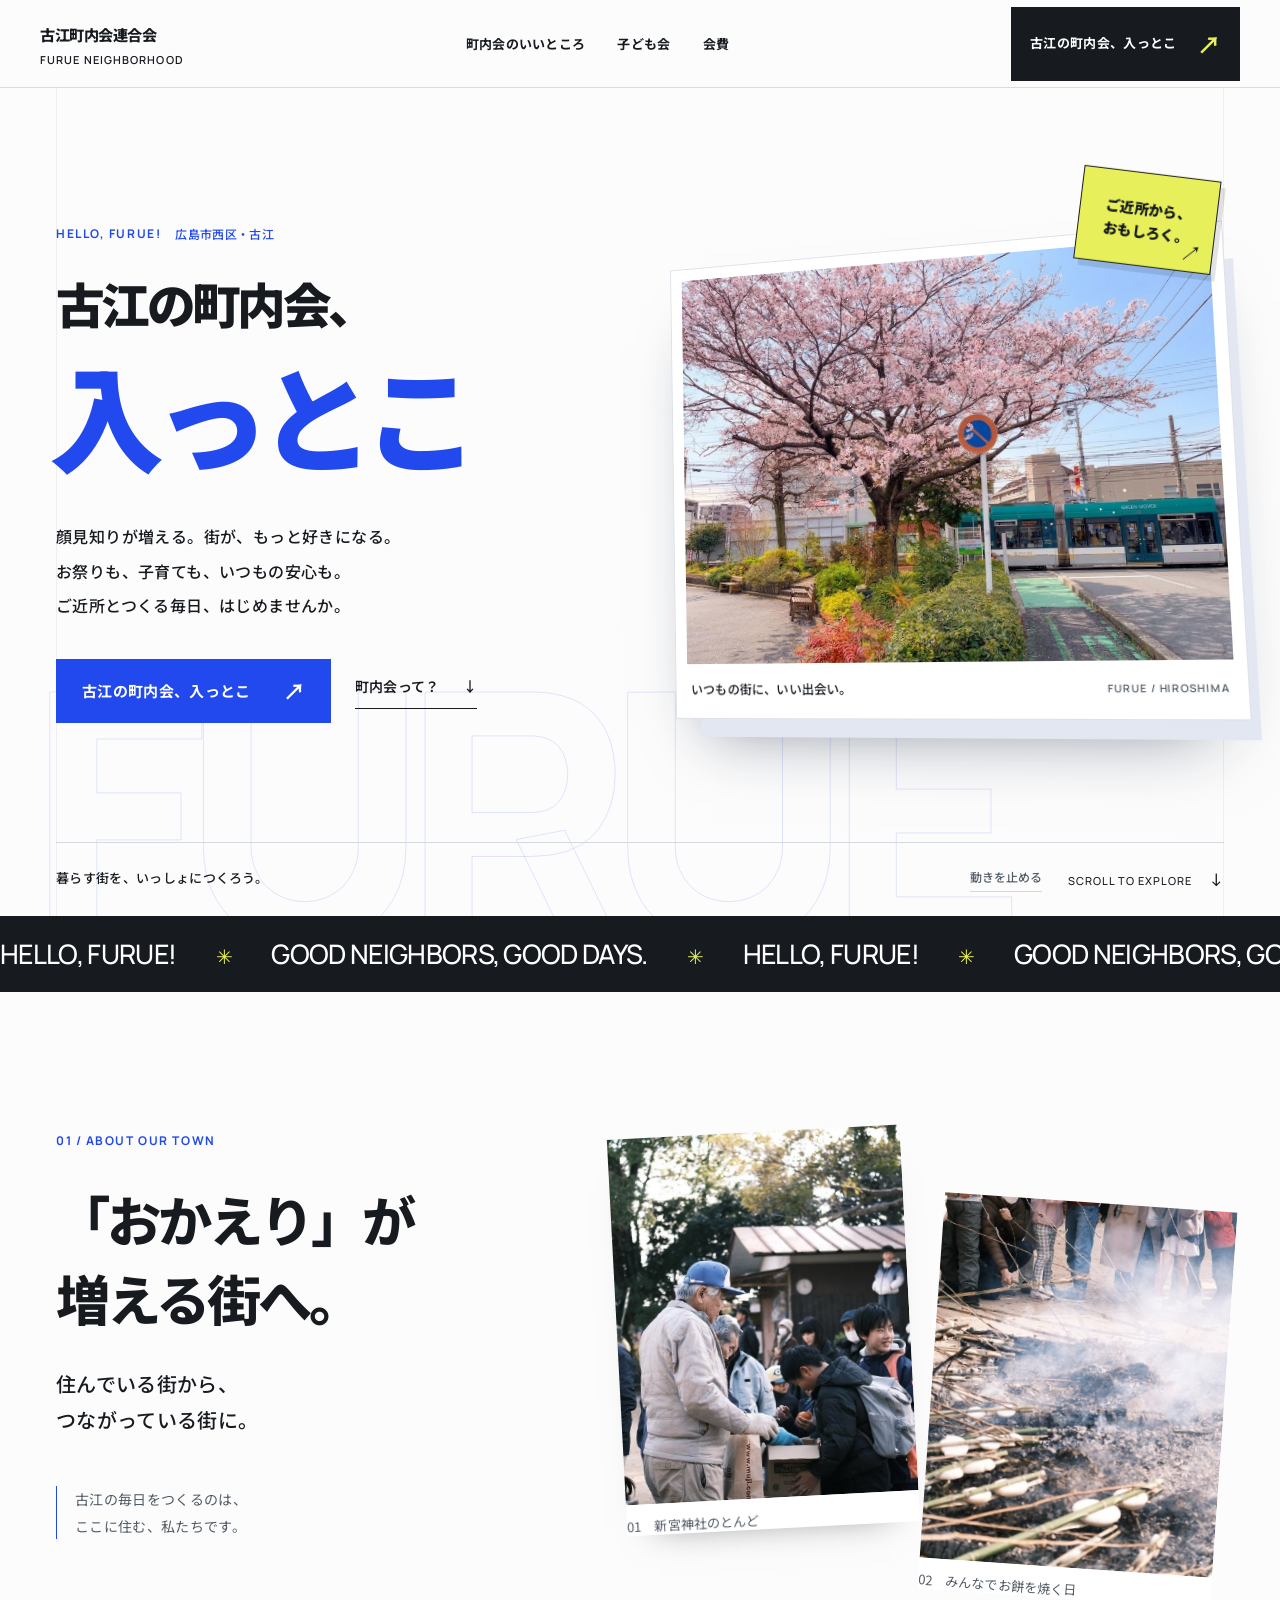
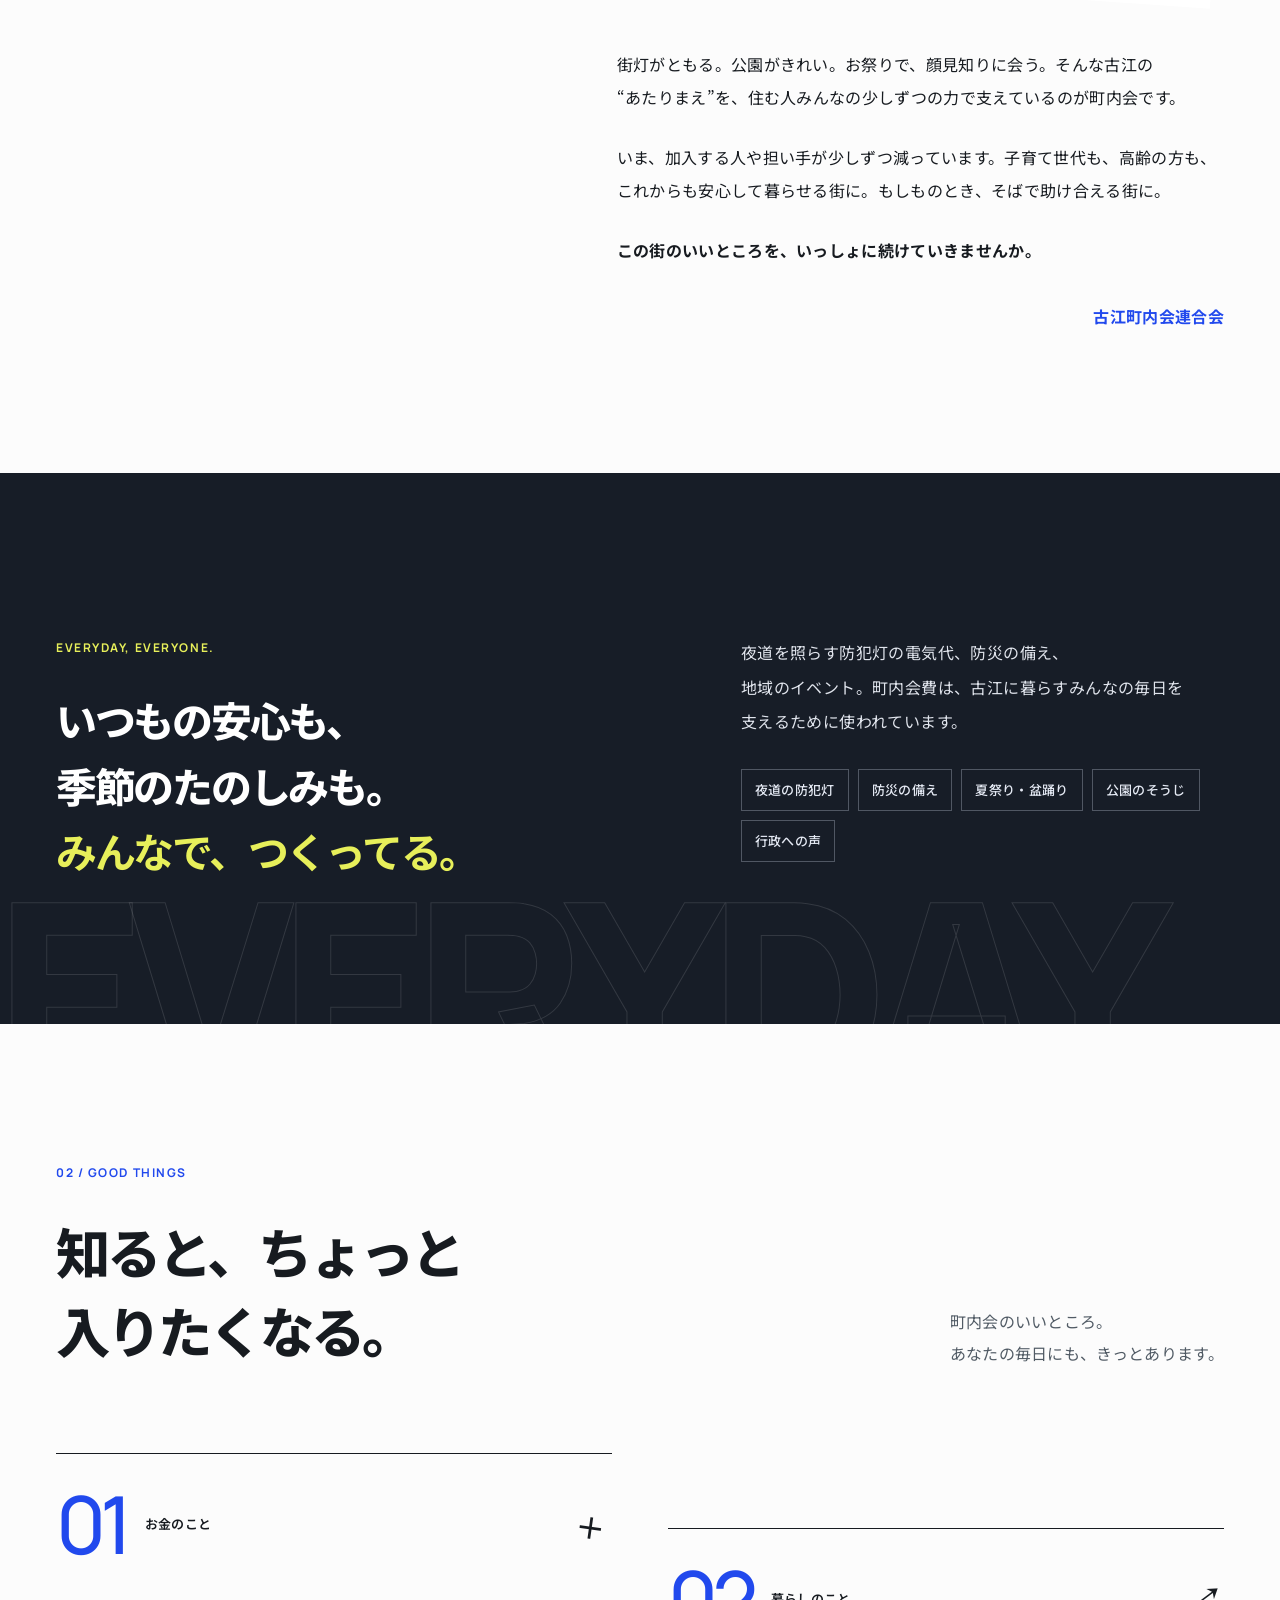
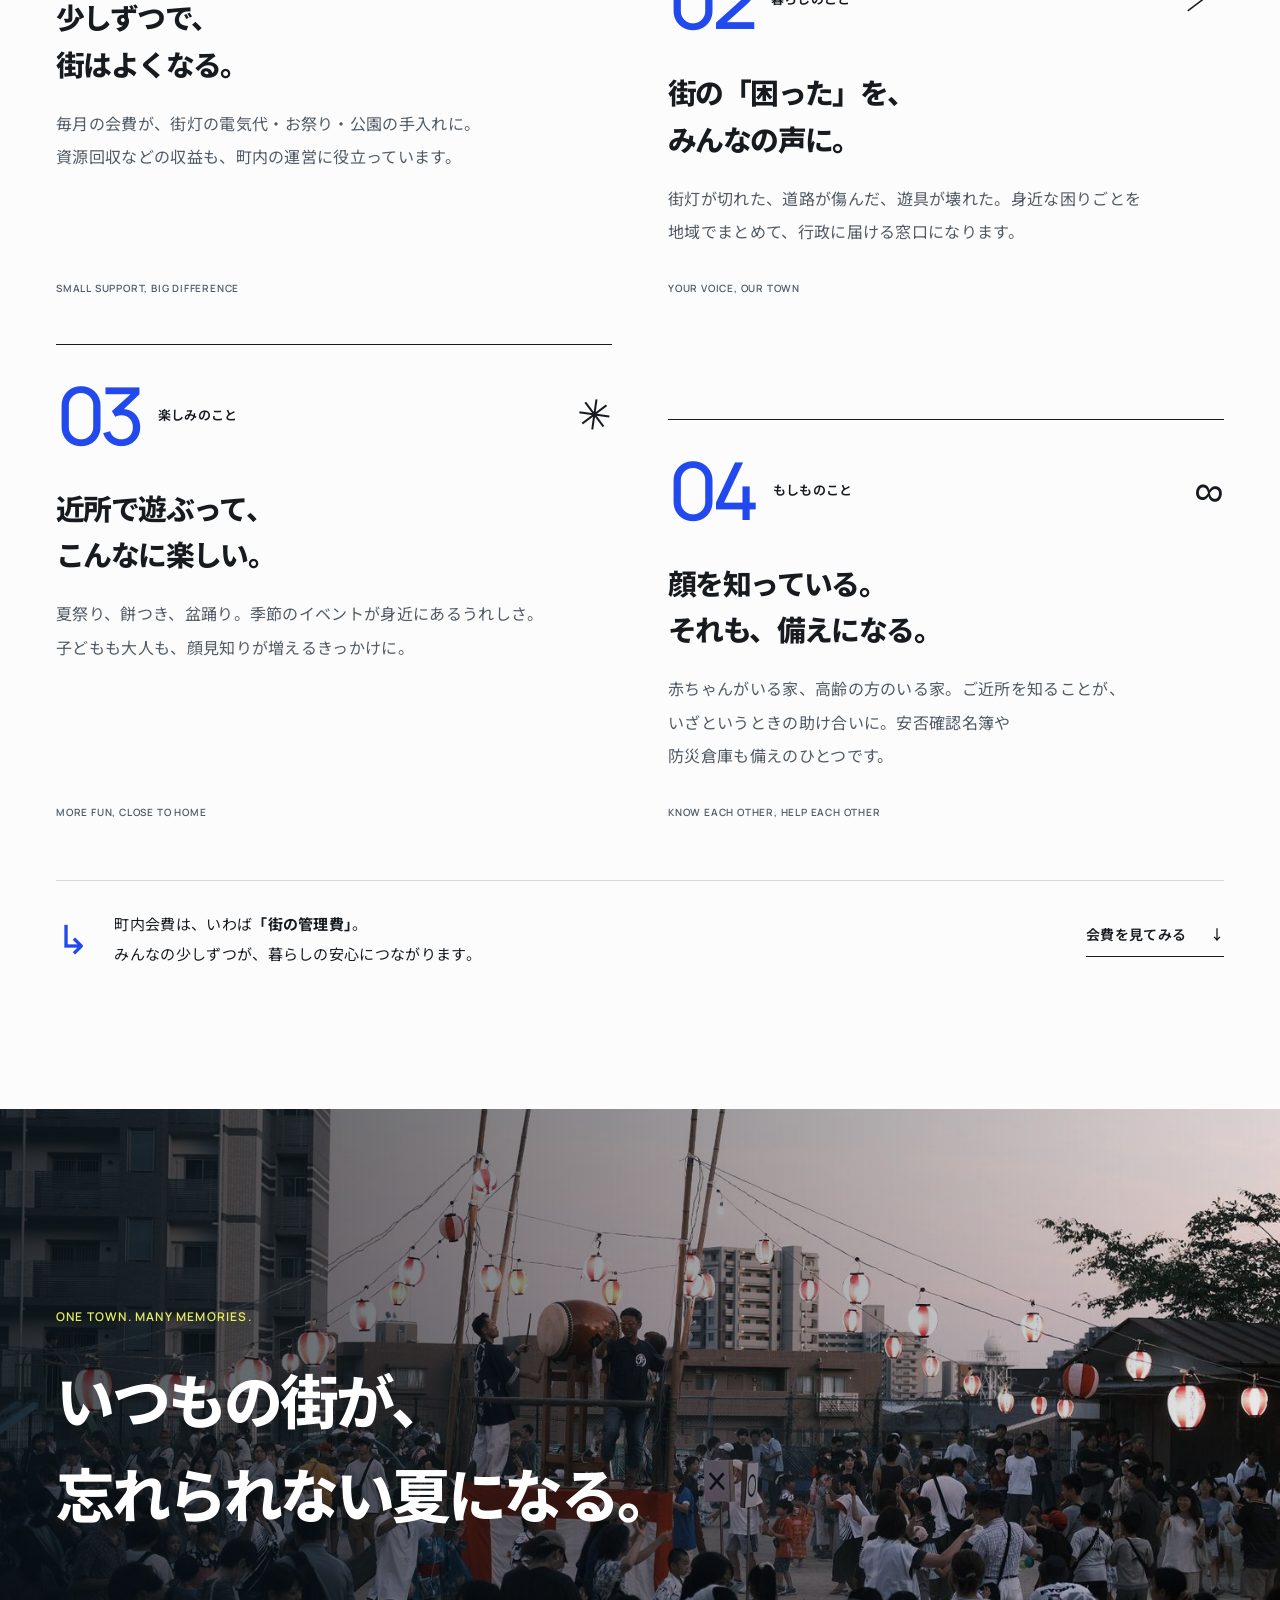
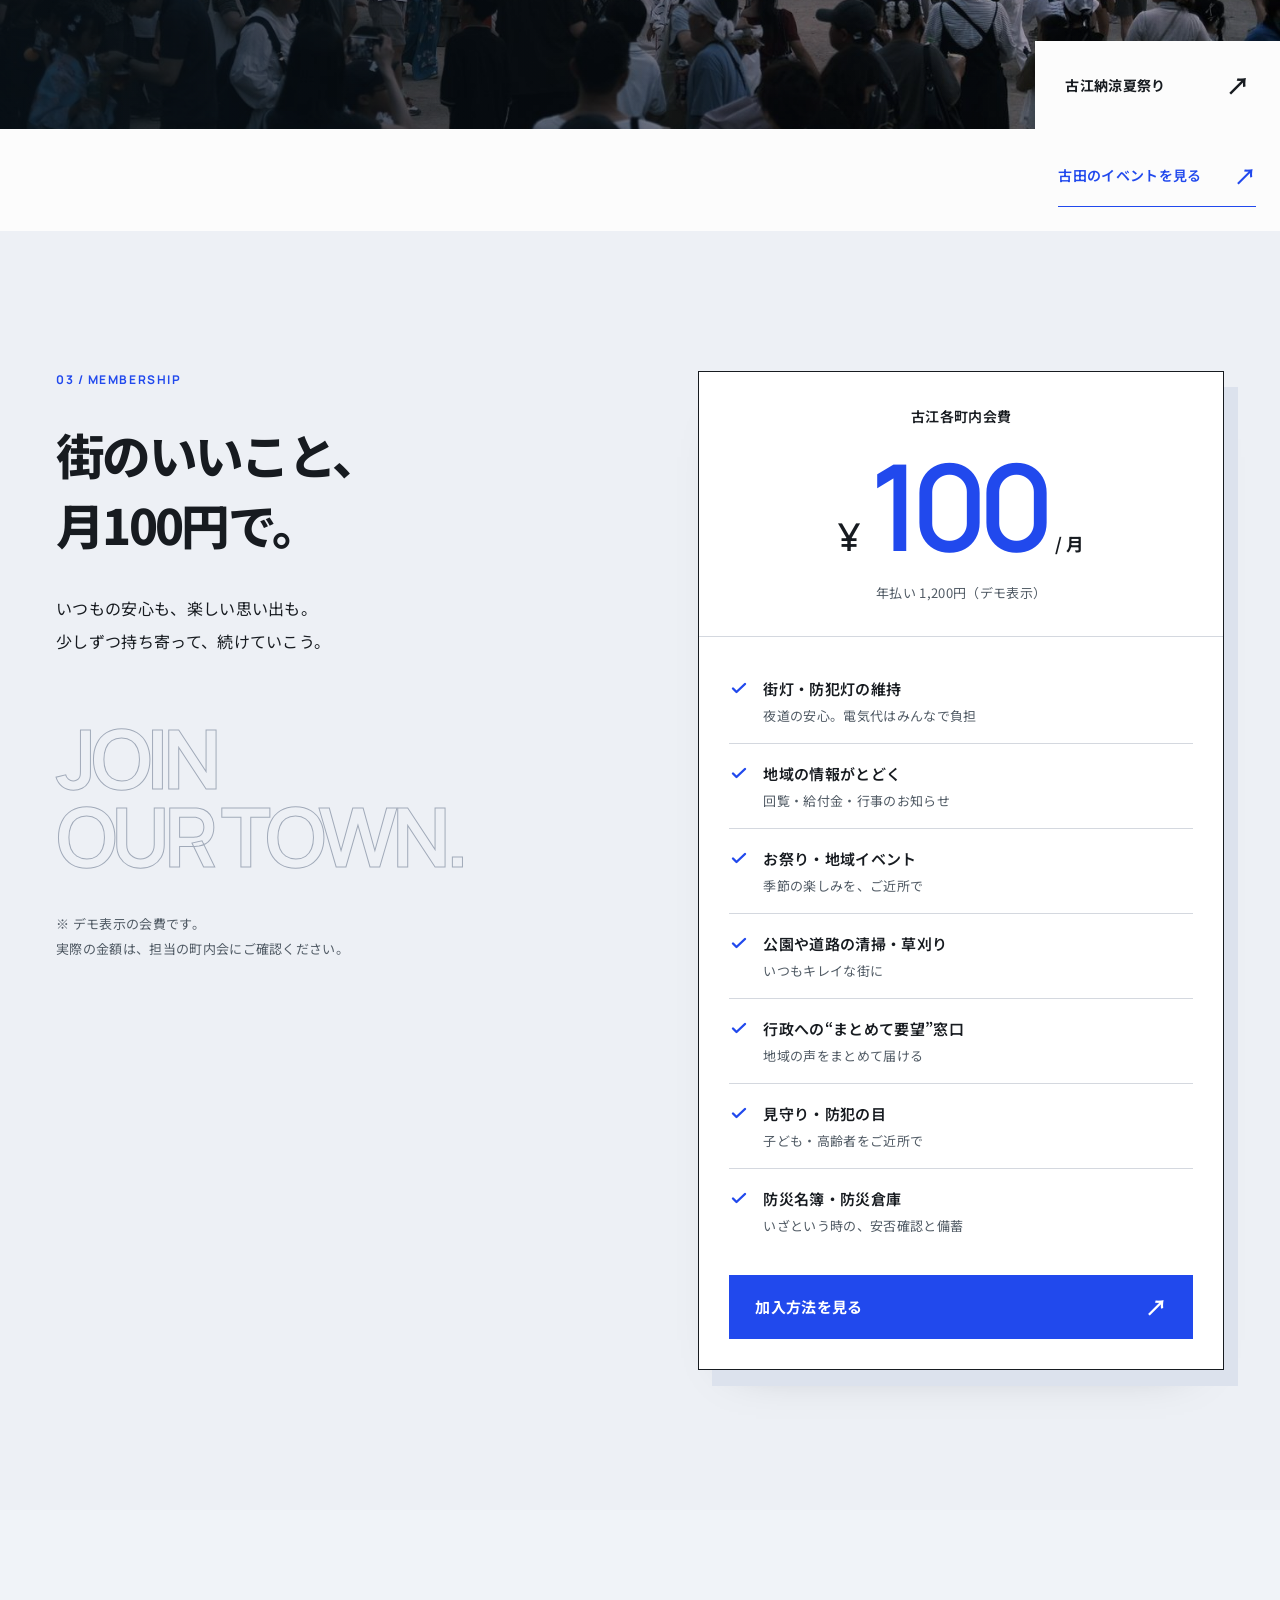
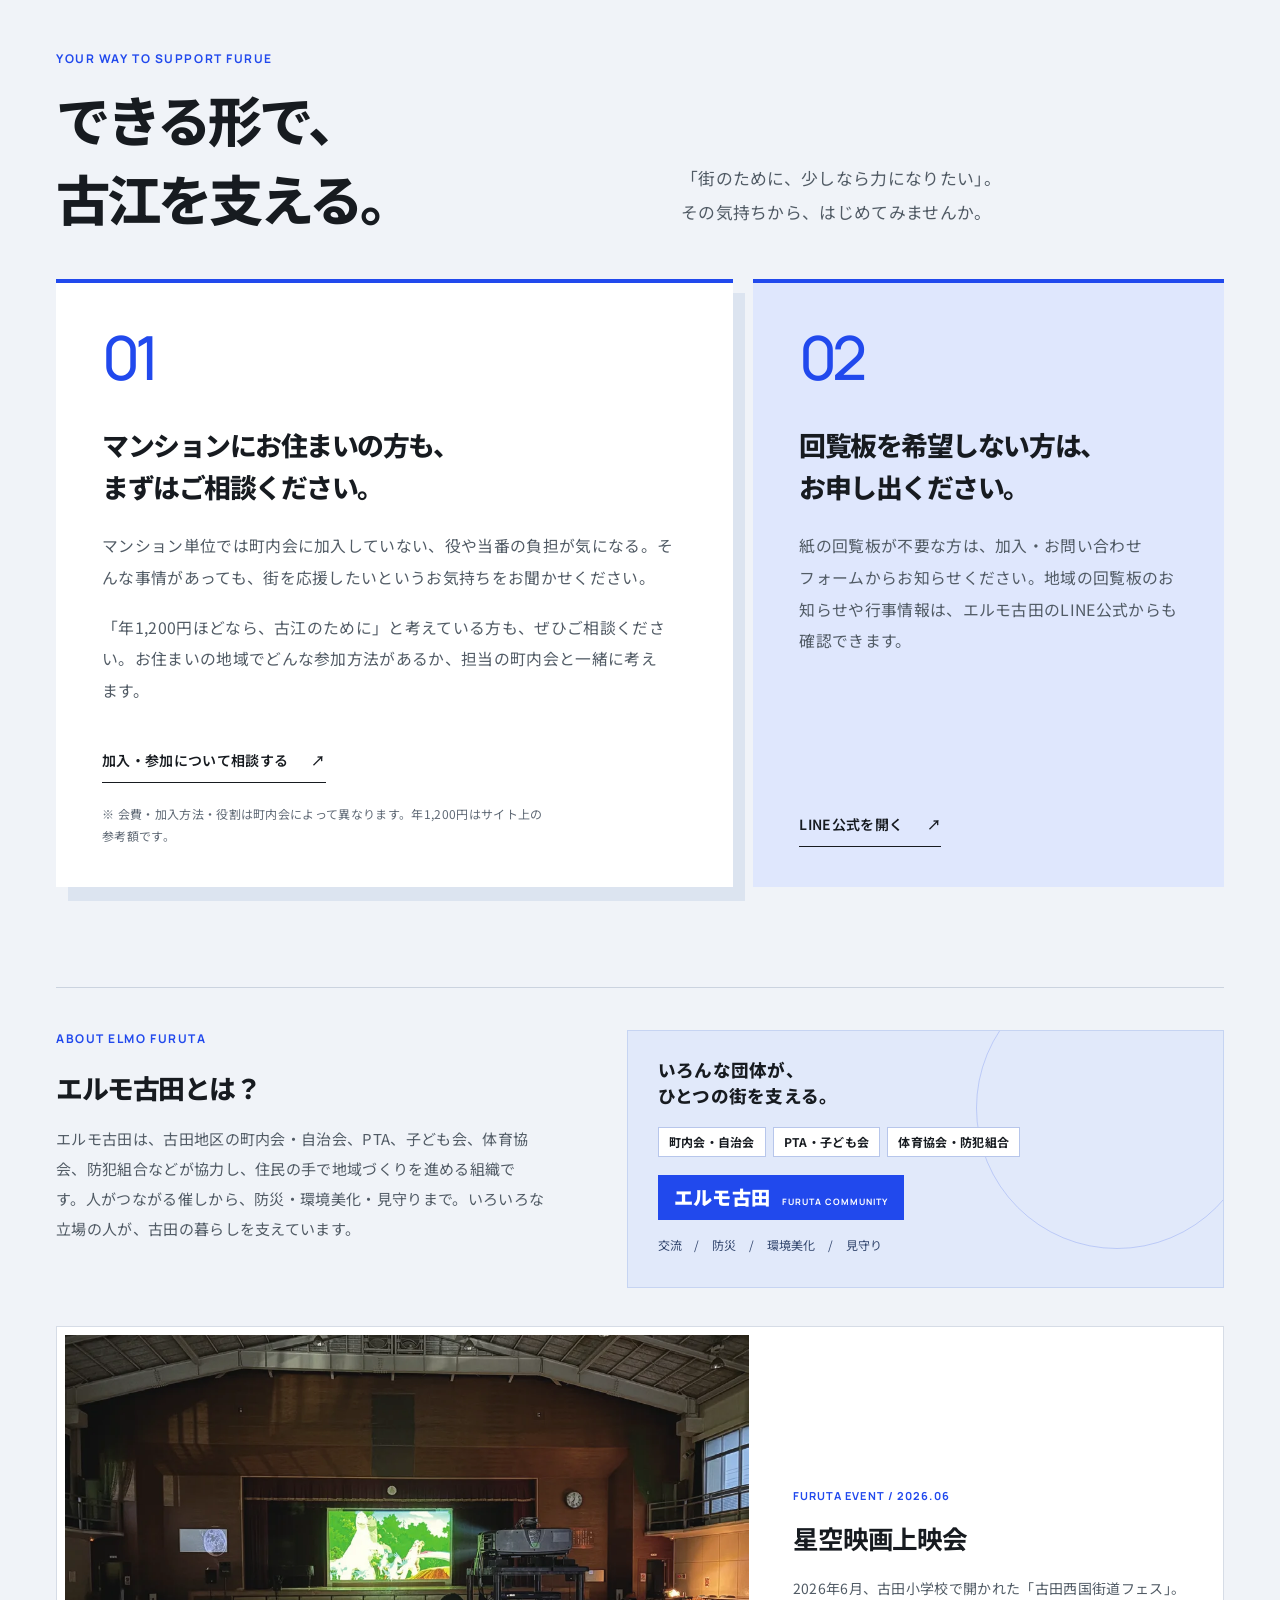
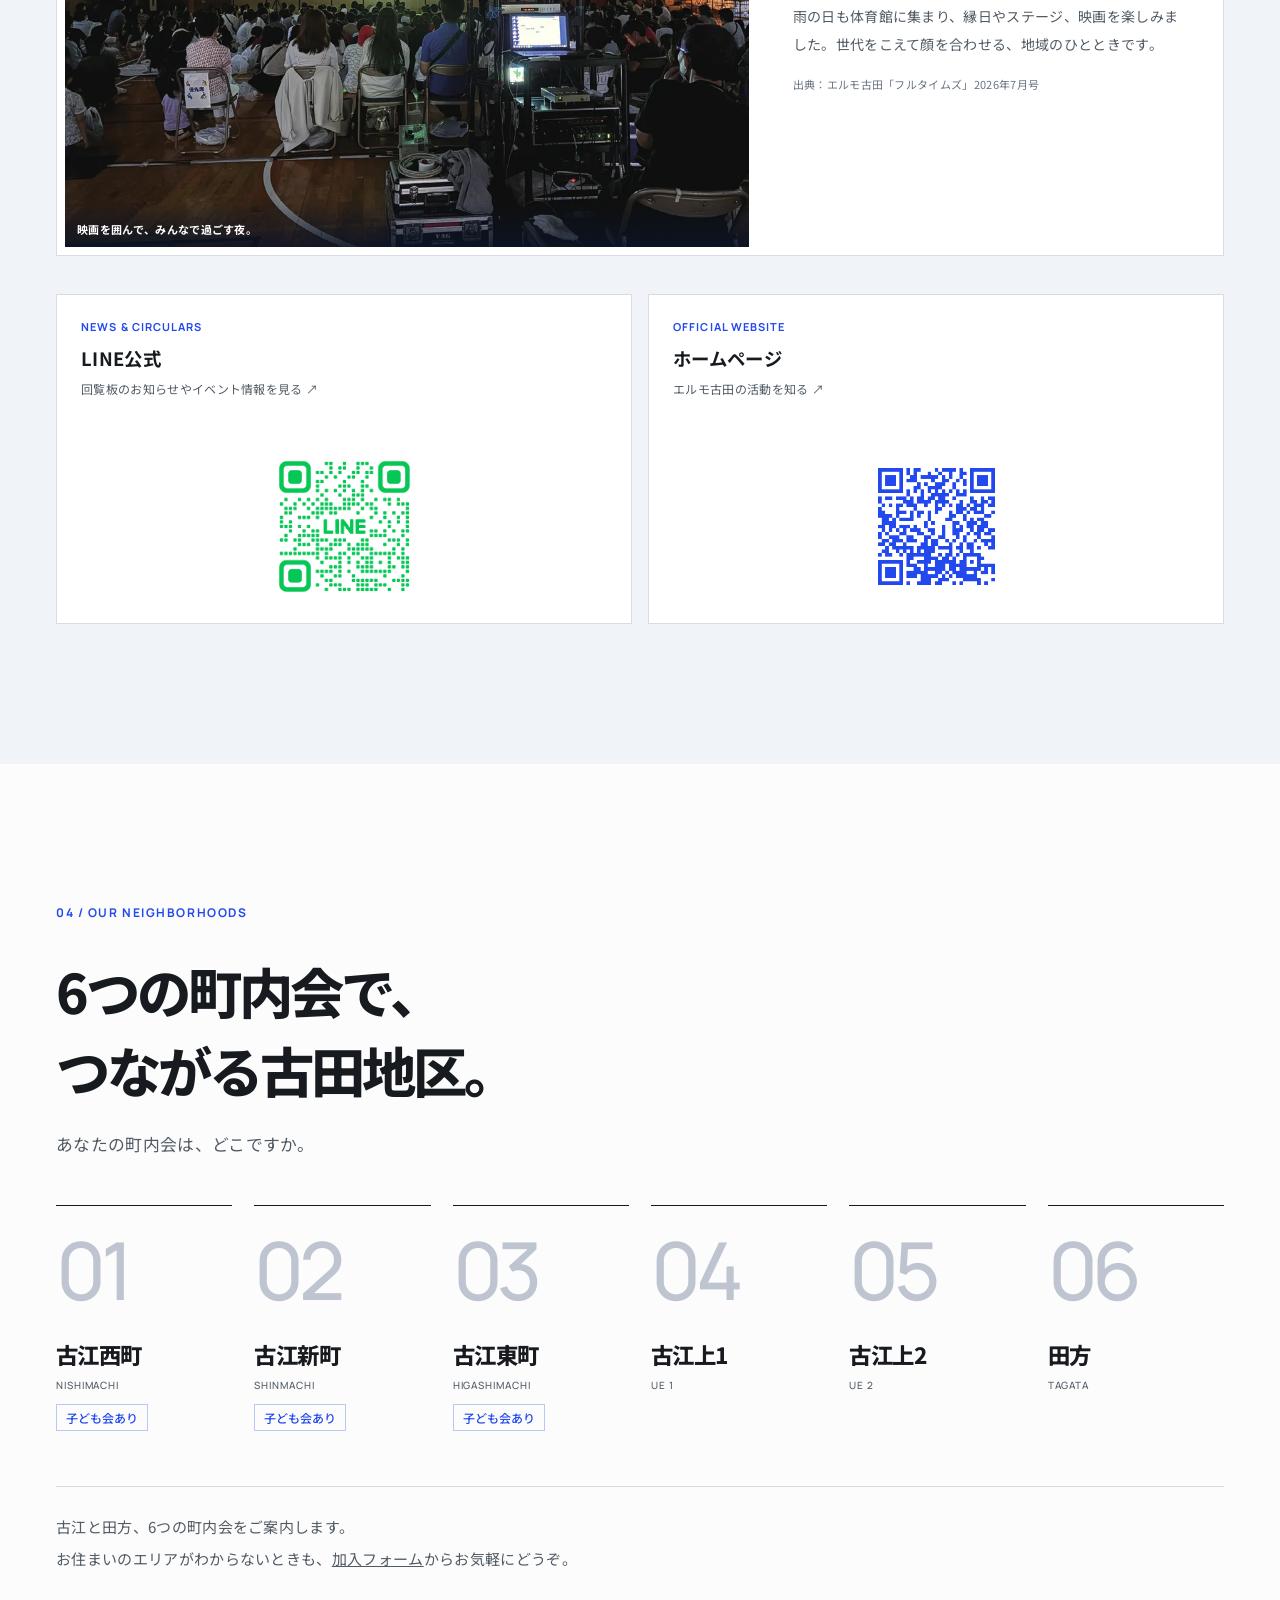
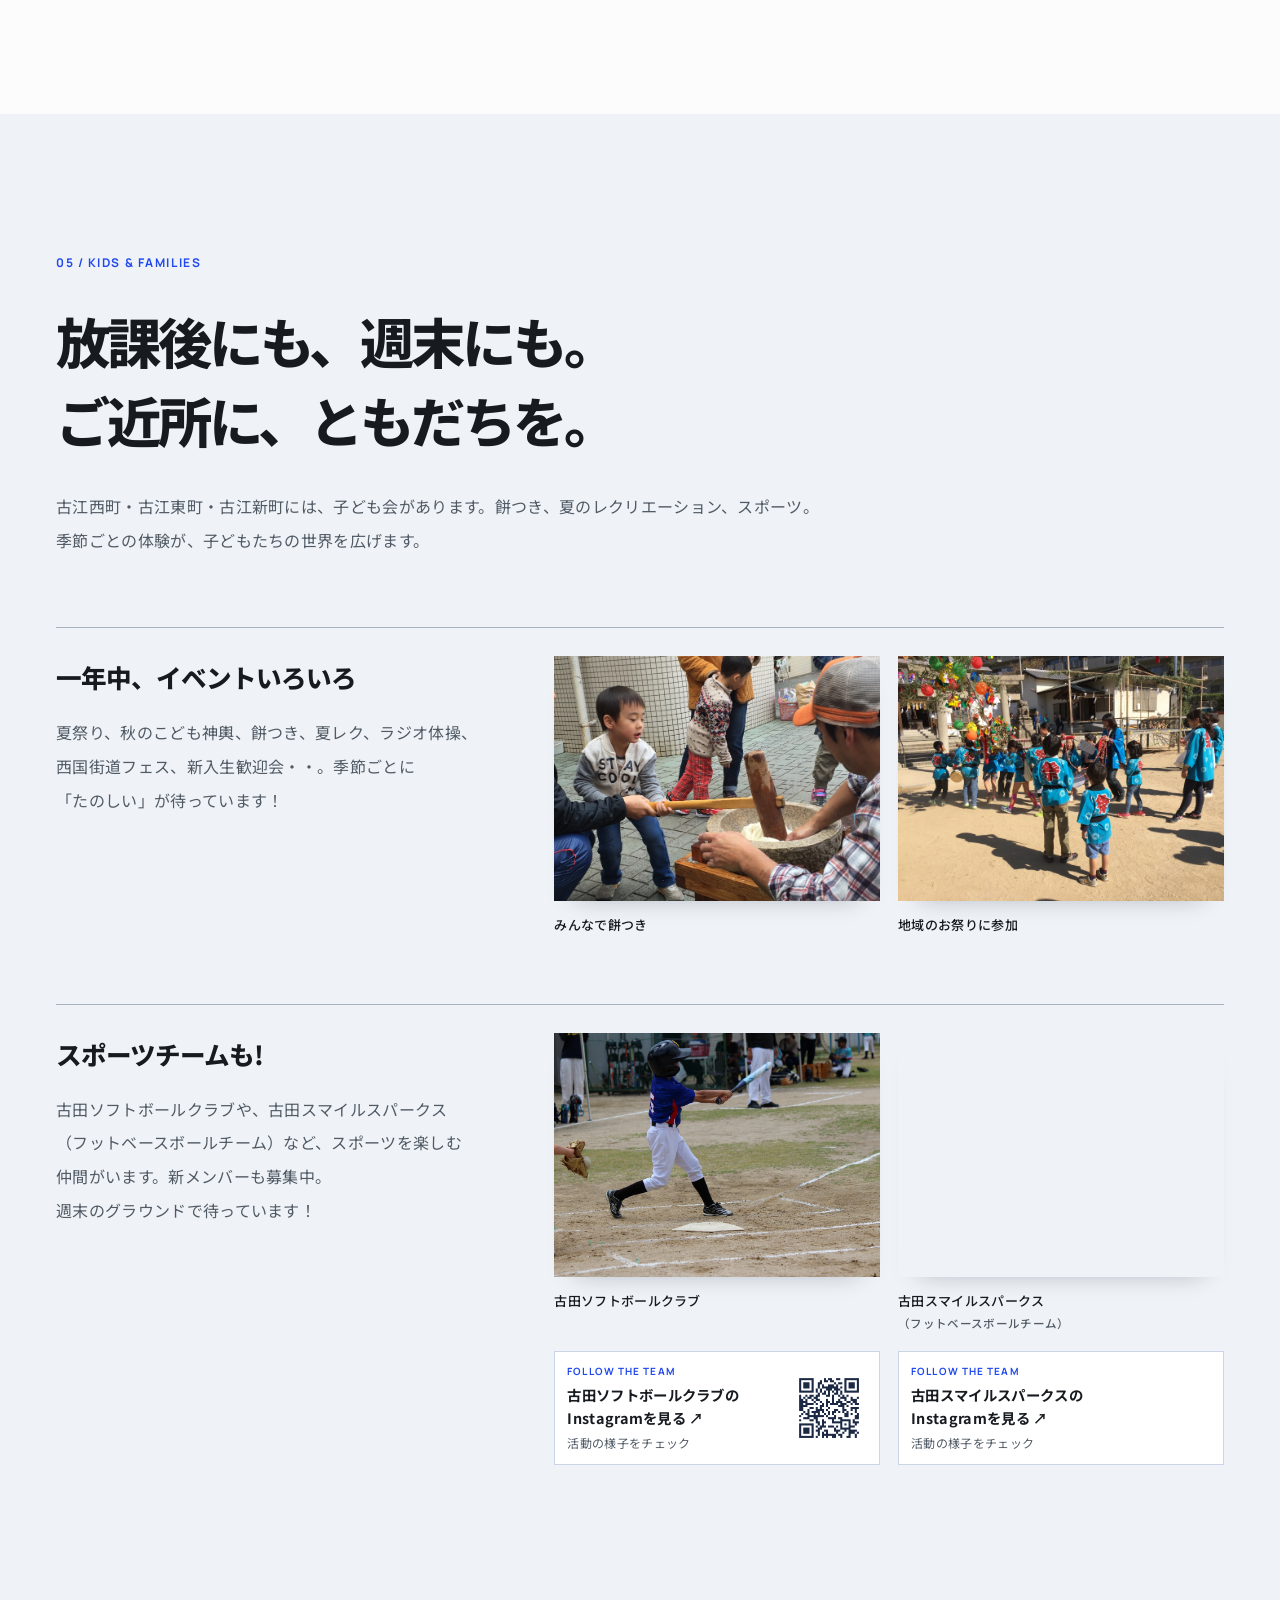
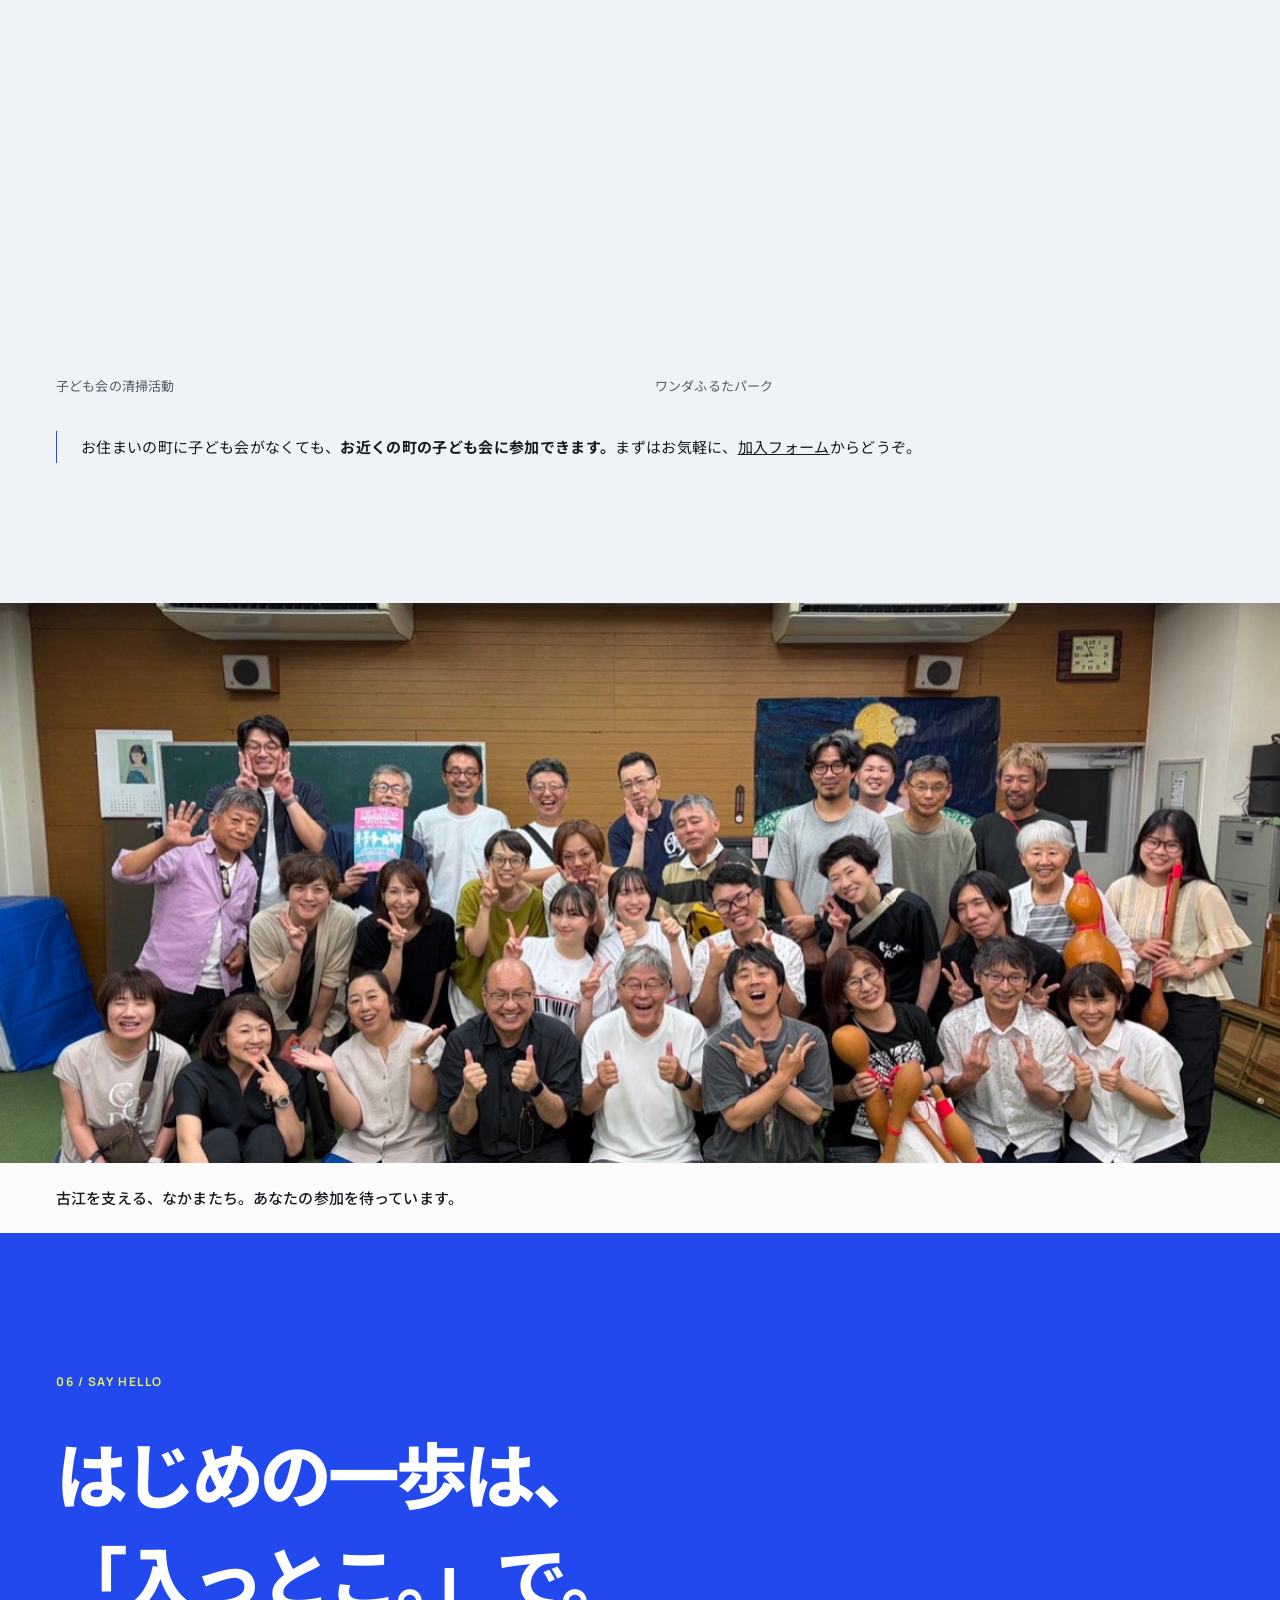
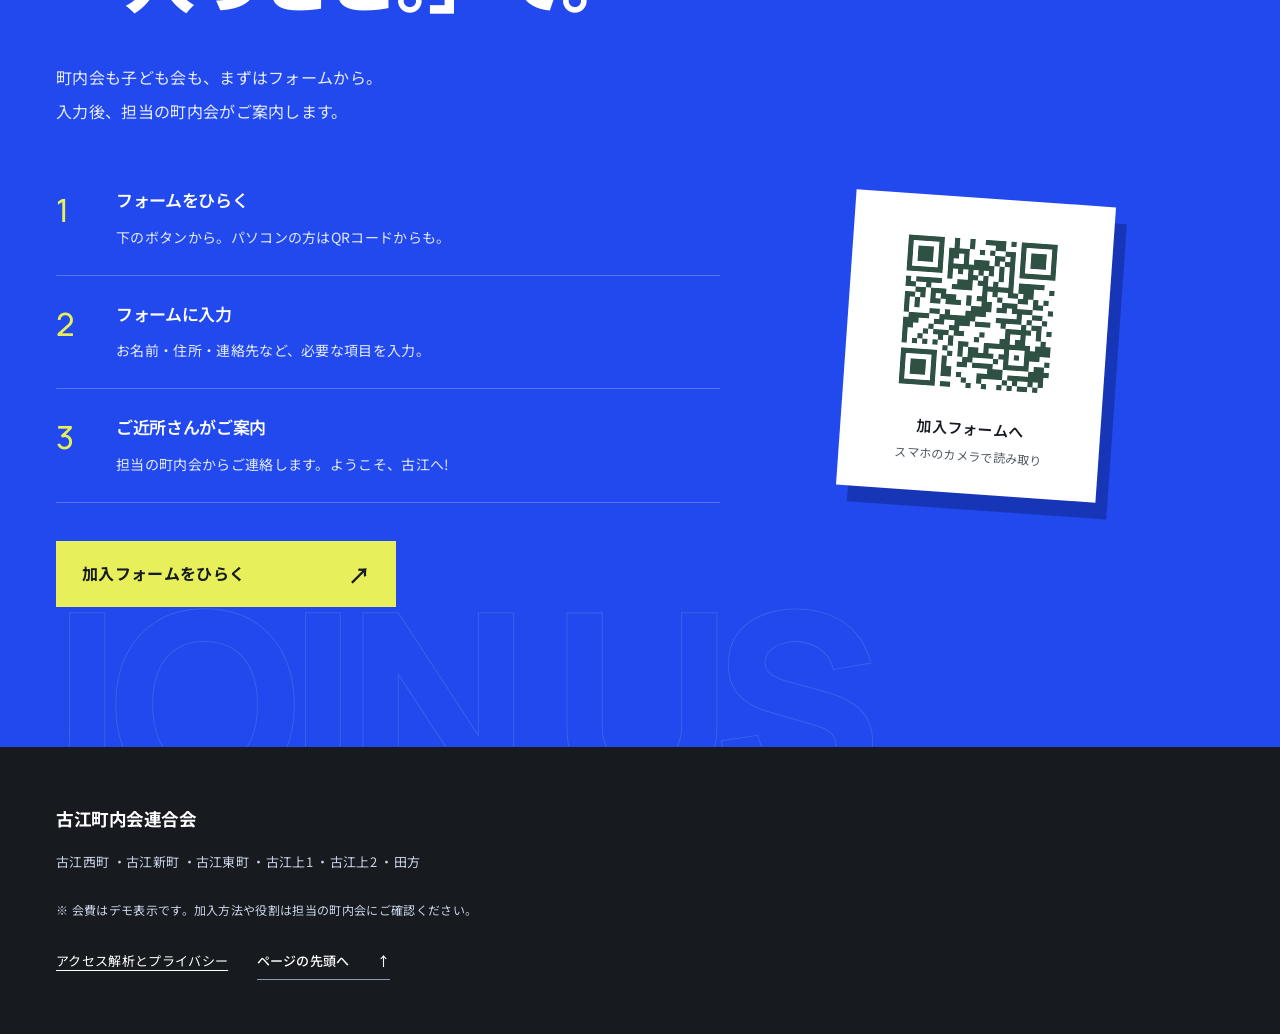
<file: index.html>
<!doctype html>
<html lang="ja" data-theme="light"><head><meta charset="utf-8"><meta name="viewport" content="width=device-width, initial-scale=1"><meta name="robots" content="noindex, nofollow"><meta name="theme-color" content="#244bea"><title>古江の町内会、入っとこ｜古江町内会連合会</title><meta name="description" content="お祭りも、子育ても、いつもの安心も。古江町内会の活動・会費・子ども会・加入方法をご案内します。"><link rel="preconnect" href="https://fonts.googleapis.com"><link rel="preconnect" href="https://fonts.gstatic.com" crossorigin><link href="https://fonts.googleapis.com/css2?family=Manrope:wght@400;500;600;700;800&family=Noto+Sans+JP:wght@400;500;600;700;800;900&display=swap" rel="stylesheet"><link rel="stylesheet" href="styles.css?v=20261013"><link rel="stylesheet" href="editorial.css?v=20261015"><link rel="stylesheet" href="support.css?v=20261013b"></head><body><a class="skip-link" href="#main">本文へスキップ</a><div class="scroll-progress" aria-hidden="true"></div><header class="site-header"><a class="brand" href="#top" aria-label="古江町内会連合会 トップへ"><span>古江町内会連合会<small>FURUE NEIGHBORHOOD</small></span></a><nav aria-label="メインメニュー"><a href="#merit">町内会のいいところ</a><a href="#kids">子ども会</a><a href="#fee">会費</a></nav><a class="header-join" href="#join"><span class="header-join-label">古江の町内会、<br>入っとこ</span><span aria-hidden="true">↗</span></a></header>
<main id="main">
<section class="hero" id="top" data-parallax-scene><p class="hero-word" aria-hidden="true" data-parallax="0.12">FURUE</p><div class="hero-grid wrap"><div class="hero-copy"><p class="eyebrow">HELLO, FURUE! <span>広島市西区・古江</span></p><h1><span class="hero-title-top">古江の町内会、</span><span class="accent">入っとこ</span></h1><p class="hero-description"><span class="phrase">顔見知りが増える。</span><span class="phrase">街が、</span><span class="phrase">もっと好きになる。</span><br><span class="phrase">お祭りも、</span><span class="phrase">子育ても、</span><span class="phrase">いつもの安心も。</span><br><span class="phrase">ご近所とつくる毎日、</span><span class="phrase">はじめませんか。</span></p><div class="cta-row"><a class="btn btn-primary" href="#join">古江の町内会、入っとこ<span aria-hidden="true">↗</span></a><a class="text-link" href="#merit">町内会って？ <span aria-hidden="true">↓</span></a></div></div><div class="hero-scene hero-scene--photo" data-parallax-scene><figure class="hero-photo-layer" data-parallax="-0.15" data-tilt><img class="hero-photo" src="images/hero_photo.jpg" width="1024" height="768" alt="満開の桜と電停に停まる路面電車、古江の春の風景" fetchpriority="high"><figcaption>いつもの街に、いい出会い。<span>FURUE / HIROSHIMA</span></figcaption></figure><div class="hello-sticker" data-parallax="0.09"><span>ご近所から、<br>おもしろく。</span><b aria-hidden="true">↗</b></div></div></div><div class="hero-bottom wrap"><span>暮らす街を、いっしょにつくろう。</span><div class="hero-tools"><button class="motion-toggle" type="button" aria-pressed="false" hidden>動きを止める</button><a href="#about">SCROLL TO EXPLORE <span aria-hidden="true">↓</span></a></div></div></section>
<div class="ticker" aria-hidden="true"><div data-marquee>HELLO, FURUE! <span>✳</span> GOOD NEIGHBORS, GOOD DAYS. <span>✳</span> HELLO, FURUE! <span>✳</span> GOOD NEIGHBORS, GOOD DAYS. <span>✳</span></div></div>
<!-- ============ PLEA(お願い) ============ -->
<section class="plea-sec" id="about"><div class="wrap about-grid"><div class="about-heading" data-reveal><p class="eyebrow">01 / ABOUT OUR TOWN</p><h2><span class="heading-line">「おかえり」が</span><span class="heading-line">増える街へ。</span></h2><p class="about-sub">住んでいる街から、<br>つながっている街に。</p><div class="about-note">古江の毎日をつくるのは、<br>ここに住む、私たちです。</div></div><div class="about-body"><div class="plea-photos" data-reveal><figure class="photo-card" data-parallax-scene><div class="photo-window"><img src="images/original-02.jpg" alt="新宮神社のとんどで子どもたちにみかんを手渡す様子" data-parallax="-0.065" width="1200" height="800" loading="lazy" decoding="async"></div><figcaption class="rcap">01　新宮神社のとんど</figcaption></figure><figure class="photo-card" data-parallax-scene><div class="photo-window"><img src="images/original-03.jpg" alt="とんどでお餅を焼く子どもたちと家族" data-parallax="0.05" width="1200" height="800" loading="lazy" decoding="async"></div><figcaption class="rcap">02　みんなでお餅を焼く日</figcaption></figure></div><div class="about-text" data-reveal><p><span class="phrase">街灯がともる。</span><span class="phrase">公園がきれい。</span><span class="phrase">お祭りで、</span><span class="phrase">顔見知りに会う。</span><span class="phrase">そんな古江の</span><span class="phrase">“あたりまえ”を、</span><span class="phrase">住む人みんなの</span><span class="phrase">少しずつの力で</span><span class="phrase">支えているのが</span><span class="phrase">町内会です。</span></p><p><span class="phrase">いま、</span><span class="phrase">加入する人や</span><span class="phrase">担い手が</span><span class="phrase">少しずつ減っています。</span><span class="phrase">子育て世代も、</span><span class="phrase">高齢の方も、</span><span class="phrase">これからも安心して</span><span class="phrase">暮らせる街に。</span><span class="phrase">もしものとき、</span><span class="phrase">そばで助け合える街に。</span></p><p><b><span class="phrase">この街のいいところを、</span><span class="phrase">いっしょに</span><span class="phrase">続けていきませんか。</span></b></p><p class="plea-sign">古江町内会連合会</p></div></div></div></section>

<!-- ============ HOOK ============ -->
<section class="hook" data-parallax-scene><div class="section-word" aria-hidden="true" data-parallax="0.1">EVERYDAY.</div><div class="wrap hook-grid"><div data-reveal><p class="eyebrow">EVERYDAY, EVERYONE.</p><h2><span class="heading-line">いつもの安心も、</span><span class="heading-line">季節のたのしみも。</span><span class="heading-line"><em>みんなで、つくってる。</em></span></h2></div><div class="hook-body" data-reveal><p><span class="phrase">夜道を照らす</span><span class="phrase">防犯灯の電気代、</span><span class="phrase">防災の備え、</span><span class="phrase">地域のイベント。</span><span class="phrase">町内会費は、</span><span class="phrase">古江に暮らす</span><span class="phrase">みんなの毎日を</span><span class="phrase">支えるために</span><span class="phrase">使われています。</span></p><div class="strike-row"><span class="chip">夜道の防犯灯</span><span class="chip">防災の備え</span><span class="chip">夏祭り・盆踊り</span><span class="chip">公園のそうじ</span><span class="chip">行政への声</span></div></div></div></section>

<!-- ============ MERIT ============ -->
<section id="merit"><div class="wrap"><div class="sec-head merit-head" data-reveal><div><p class="eyebrow">02 / GOOD THINGS</p><h2><span class="heading-line">知ると、ちょっと</span><span class="heading-line">入りたくなる。</span></h2></div><p class="lead">町内会のいいところ。<br><span class="phrase">あなたの毎日にも、</span><span class="phrase">きっとあります。</span></p></div><div class="cards">
<article class="card" data-reveal><div class="card-top"><span class="card-number" aria-hidden="true">01</span><span class="card-label">お金のこと</span><span class="card-symbol" aria-hidden="true">＋</span></div><h3>少しずつで、<br>街はよくなる。</h3><p><span class="phrase">毎月の会費が、</span><span class="phrase">街灯の電気代・</span><span class="phrase">お祭り・</span><span class="phrase">公園の手入れに。</span><span class="phrase">資源回収などの</span><span class="phrase">収益も、</span><span class="phrase">町内の運営に</span><span class="phrase">役立っています。</span></p><span class="tag">SMALL SUPPORT, BIG DIFFERENCE</span></article>
<article class="card" data-reveal><div class="card-top"><span class="card-number" aria-hidden="true">02</span><span class="card-label">暮らしのこと</span><span class="card-symbol" aria-hidden="true">↗</span></div><h3>街の「困った」を、<br>みんなの声に。</h3><p><span class="phrase">街灯が切れた、</span><span class="phrase">道路が傷んだ、</span><span class="phrase">遊具が壊れた。</span><span class="phrase">身近な困りごとを</span><span class="phrase">地域でまとめて、</span><span class="phrase">行政に届ける</span><span class="phrase">窓口になります。</span></p><span class="tag">YOUR VOICE, OUR TOWN</span></article>
<article class="card" data-reveal><div class="card-top"><span class="card-number" aria-hidden="true">03</span><span class="card-label">楽しみのこと</span><span class="card-symbol" aria-hidden="true">✳</span></div><h3>近所で遊ぶって、<br>こんなに楽しい。</h3><p><span class="phrase">夏祭り、</span><span class="phrase">餅つき、</span><span class="phrase">盆踊り。</span><span class="phrase">季節のイベントが</span><span class="phrase">身近にあるうれしさ。</span><span class="phrase">子どもも大人も、</span><span class="phrase">顔見知りが増える</span><span class="phrase">きっかけに。</span></p><span class="tag">MORE FUN, CLOSE TO HOME</span></article>
<article class="card" data-reveal><div class="card-top"><span class="card-number" aria-hidden="true">04</span><span class="card-label">もしものこと</span><span class="card-symbol" aria-hidden="true">∞</span></div><h3>顔を知っている。<br>それも、備えになる。</h3><p><span class="phrase">赤ちゃんがいる家、</span><span class="phrase">高齢の方のいる家。</span><span class="phrase">ご近所を知ることが、</span><span class="phrase">いざというときの</span><span class="phrase">助け合いに。</span><span class="phrase">安否確認名簿や</span><span class="phrase">防災倉庫も</span><span class="phrase">備えのひとつです。</span></p><span class="tag">KNOW EACH OTHER, HELP EACH OTHER</span></article>
</div><div class="merit-foot" data-reveal><span aria-hidden="true">↳</span><p>町内会費は、いわば<b>「街の管理費」</b>。<br><span class="phrase">みんなの少しずつが、</span><span class="phrase">暮らしの安心に</span><span class="phrase">つながります。</span></p><a class="text-link" href="#fee">会費を見てみる <span aria-hidden="true">↓</span></a></div></div></section>


<!-- ============ FESTIVAL BANNER ============ -->
<section class="festival-sec" aria-label="古江納涼夏祭り"><figure class="festival" data-parallax-scene><div class="festival-window"><img src="images/original-08.jpg" alt="古江納涼夏祭りで盆踊りを楽しむ地域の人々" data-parallax="-0.2" width="1500" height="1000" loading="lazy" decoding="async"></div><div class="festival-caption"><span>ONE TOWN. MANY MEMORIES.</span><p>いつもの街が、<br>忘れられない夏になる。</p></div><figcaption>古江納涼夏祭り <span aria-hidden="true">↗</span></figcaption></figure><div class="festival-events"><a class="text-link" href="https://www.com-net2.city.hiroshima.jp/furutalmo/furuta_event">古田のイベントを見る <span aria-hidden="true">↗</span></a></div></section>

<!-- ============ PLAN ============ -->
<section class="plan-sec" id="fee">
  <div class="wrap fee-grid">
    <div class="fee-intro" data-reveal><p class="eyebrow">03 / MEMBERSHIP</p><h2><span class="heading-line">街のいいこと、</span><span class="heading-line">月100円で。</span></h2><p class="lead"><span class="phrase">いつもの安心も、</span><span class="phrase">楽しい思い出も。</span><br><span class="phrase">少しずつ持ち寄って、</span><span class="phrase">続けていこう。</span></p><p class="fee-big-word" aria-hidden="true">JOIN<br>OUR TOWN.</p><p class="fee-demo">※ デモ表示の会費です。<br><span class="phrase">実際の金額は、</span><span class="phrase">担当の町内会に</span><span class="phrase">ご確認ください。</span></p></div>
    <div class="plan" data-reveal>
      <div class="plan-top">
        <div class="plan-name">古江各町内会費</div>
        <div class="price">
          <span class="yen">¥</span>
          <span class="num">100</span>
          <span class="per">/ 月</span>
        </div>
        <p class="price-note">年払い 1,200円（デモ表示）</p>
      </div>
      <ul class="plan-list">
        <li><svg class="ck" width="20" height="20" viewBox="0 0 20 20" fill="none" aria-hidden="true"><path d="M4 10.5l3.5 3.5L16 6" stroke="currentColor" stroke-width="2.4" stroke-linecap="round" stroke-linejoin="round"/></svg><div><b>街灯・防犯灯の維持</b><span><span class="phrase">夜道の安心。</span><span class="phrase">電気代はみんなで負担</span></span></div></li>
        <li><svg class="ck" width="20" height="20" viewBox="0 0 20 20" fill="none" aria-hidden="true"><path d="M4 10.5l3.5 3.5L16 6" stroke="currentColor" stroke-width="2.4" stroke-linecap="round" stroke-linejoin="round"/></svg><div><b>地域の情報がとどく</b><span>回覧・給付金・行事のお知らせ</span></div></li>
        <li><svg class="ck" width="20" height="20" viewBox="0 0 20 20" fill="none" aria-hidden="true"><path d="M4 10.5l3.5 3.5L16 6" stroke="currentColor" stroke-width="2.4" stroke-linecap="round" stroke-linejoin="round"/></svg><div><b>お祭り・地域イベント</b><span>季節の楽しみを、ご近所で</span></div></li>
        <li><svg class="ck" width="20" height="20" viewBox="0 0 20 20" fill="none" aria-hidden="true"><path d="M4 10.5l3.5 3.5L16 6" stroke="currentColor" stroke-width="2.4" stroke-linecap="round" stroke-linejoin="round"/></svg><div><b>公園や道路の清掃・草刈り</b><span>いつもキレイな街に</span></div></li>
        <li><svg class="ck" width="20" height="20" viewBox="0 0 20 20" fill="none" aria-hidden="true"><path d="M4 10.5l3.5 3.5L16 6" stroke="currentColor" stroke-width="2.4" stroke-linecap="round" stroke-linejoin="round"/></svg><div><b>行政への“まとめて要望”窓口</b><span>地域の声をまとめて届ける</span></div></li>
        <li><svg class="ck" width="20" height="20" viewBox="0 0 20 20" fill="none" aria-hidden="true"><path d="M4 10.5l3.5 3.5L16 6" stroke="currentColor" stroke-width="2.4" stroke-linecap="round" stroke-linejoin="round"/></svg><div><b>見守り・防犯の目</b><span>子ども・高齢者をご近所で</span></div></li>
        <li><svg class="ck" width="20" height="20" viewBox="0 0 20 20" fill="none" aria-hidden="true"><path d="M4 10.5l3.5 3.5L16 6" stroke="currentColor" stroke-width="2.4" stroke-linecap="round" stroke-linejoin="round"/></svg><div><b>防災名簿・防災倉庫</b><span><span class="phrase">いざという時の、</span><span class="phrase">安否確認と備蓄</span></span></div></li>
      </ul>
      <div class="plan-foot">
        <a class="btn btn-primary" href="#join">加入方法を見る <span aria-hidden="true">↗</span></a>
      </div>
    </div>
  </div>
</section>

<!-- ============ FLEXIBLE PARTICIPATION / ELMO FURUTA ============ -->
<section class="support-sec" id="support">
  <div class="wrap">
    <div class="support-intro" data-reveal>
      <p class="eyebrow">YOUR WAY TO SUPPORT FURUE</p>
      <h2><span class="heading-line">できる形で、</span><span class="heading-line">古江を支える。</span></h2>
      <p class="lead">「街のために、少しなら力になりたい」。<br>その気持ちから、はじめてみませんか。</p>
    </div>
    <div class="support-grid">
      <div class="support-main" data-reveal>
        <span class="support-number" aria-hidden="true">01</span>
        <h3>マンションにお住まいの方も、<br>まずはご相談ください。</h3>
        <p>マンション単位では町内会に加入していない、役や当番の負担が気になる。そんな事情があっても、街を応援したいというお気持ちをお聞かせください。</p>
        <p>「年1,200円ほどなら、古江のために」と考えている方も、ぜひご相談ください。お住まいの地域でどんな参加方法があるか、担当の町内会と一緒に考えます。</p>
        <a class="text-link" href="https://forms.gle/N9uvK8nDU6kY3z2PA" target="_blank" rel="noopener noreferrer">加入・参加について相談する <span aria-hidden="true">↗</span></a>
        <p class="support-note">※ 会費・加入方法・役割は町内会によって異なります。年1,200円はサイト上の参考額です。</p>
      </div>
      <div class="support-circular" data-reveal>
        <span class="support-number" aria-hidden="true">02</span>
        <h3>回覧板を希望しない方は、<br>お申し出ください。</h3>
        <p>紙の回覧板が不要な方は、加入・お問い合わせフォームからお知らせください。地域の回覧板のお知らせや行事情報は、エルモ古田のLINE公式からも確認できます。</p>
        <a class="text-link" href="https://lin.ee/84dRo41" target="_blank" rel="noopener noreferrer">LINE公式を開く <span aria-hidden="true">↗</span></a>
      </div>
    </div>
    <div class="elmo-panel" data-reveal>
      <div class="elmo-intro">
        <p class="eyebrow">ABOUT ELMO FURUTA</p>
        <h3>エルモ古田とは？</h3>
        <p>エルモ古田は、古田地区の町内会・自治会、PTA、子ども会、体育協会、防犯組合などが協力し、住民の手で地域づくりを進める組織です。人がつながる催しから、防災・環境美化・見守りまで。いろいろな立場の人が、古田の暮らしを支えています。</p>
      </div>
      <div class="elmo-network" aria-label="町内会・自治会、PTA・子ども会、体育協会・防犯組合などがエルモ古田でつながる図">
        <p class="elmo-network-title">いろんな団体が、<br>ひとつの街を支える。</p>
        <div class="elmo-network-groups"><span>町内会・自治会</span><span>PTA・子ども会</span><span>体育協会・防犯組合</span></div>
        <div class="elmo-network-center">エルモ古田 <span>FURUTA COMMUNITY</span></div>
        <p class="elmo-network-areas">交流　/　防災　/　環境美化　/　見守り</p>
      </div>
      <div class="elmo-story">
        <div class="elmo-story-images">
          <figure><img src="images/elmo-movie-screening.webp" alt="古田小学校の体育館で開かれた星空映画上映会に集まる地域の人たち" width="1092" height="819" loading="lazy" decoding="async"><figcaption>映画を囲んで、みんなで過ごす夜。</figcaption></figure>
        </div>
        <div class="elmo-story-copy"><span class="elmo-story-date">FURUTA EVENT / 2026.06</span><h4>星空映画上映会</h4><p>2026年6月、古田小学校で開かれた「古田西国街道フェス」。雨の日も体育館に集まり、縁日やステージ、映画を楽しみました。世代をこえて顔を合わせる、地域のひとときです。</p><small>出典：エルモ古田「フルタイムズ」2026年7月号</small></div>
      </div>
      <div class="elmo-links">
        <a class="elmo-link" href="https://lin.ee/84dRo41" target="_blank" rel="noopener noreferrer" aria-label="エルモ古田LINE公式を開く">
          <span class="elmo-link-copy"><span class="elmo-link-kicker">NEWS & CIRCULARS</span><strong>LINE公式</strong><span>回覧板のお知らせやイベント情報を見る <span aria-hidden="true">↗</span></span></span>
          <img src="images/elmo-furuta-line-qr.png" alt="エルモ古田LINE公式のQRコード" width="180" height="180" loading="lazy" decoding="async">
        </a>
        <a class="elmo-link" href="https://www.com-net2.city.hiroshima.jp/furutalmo/" target="_blank" rel="noopener noreferrer" aria-label="エルモ古田ホームページを開く">
          <span class="elmo-link-copy"><span class="elmo-link-kicker">OFFICIAL WEBSITE</span><strong>ホームページ</strong><span>エルモ古田の活動を知る <span aria-hidden="true">↗</span></span></span>
          <img src="images/elmo-furuta-website-qr.png" alt="エルモ古田ホームページのQRコード" width="492" height="492" loading="lazy" decoding="async">
        </a>
      </div>
    </div>
  </div>
</section>

<!-- ============ TOWNS ============ -->
<section id="towns"><div class="wrap"><div class="sec-head" data-reveal><p class="eyebrow">04 / OUR NEIGHBORHOODS</p><h2><span class="heading-line">6つの町内会で、</span><span class="heading-line">つながる古田地区。</span></h2><p class="lead">あなたの町内会は、どこですか。</p></div><div class="towns">
<div class="town" data-reveal><span class="town-index" aria-hidden="true">01</span><h3>古江西町</h3><p>NISHIMACHI</p><p class="kidbadge">子ども会あり</p></div>
<div class="town" data-reveal><span class="town-index" aria-hidden="true">02</span><h3>古江新町</h3><p>SHINMACHI</p><p class="kidbadge">子ども会あり</p></div>
<div class="town" data-reveal><span class="town-index" aria-hidden="true">03</span><h3>古江東町</h3><p>HIGASHIMACHI</p><p class="kidbadge">子ども会あり</p></div>
<div class="town" data-reveal><span class="town-index" aria-hidden="true">04</span><h3>古江上1</h3><p>UE 1</p></div>
<div class="town" data-reveal><span class="town-index" aria-hidden="true">05</span><h3>古江上2</h3><p>UE 2</p></div>
<div class="town" data-reveal><span class="town-index" aria-hidden="true">06</span><h3>田方</h3><p>TAGATA</p></div></div><p class="renkei"><span class="phrase">古江と田方、</span><span class="phrase">6つの町内会を</span><span class="phrase">ご案内します。</span><br><span class="phrase">お住まいのエリアが</span><span class="phrase">わからないときも、</span><a href="#join">加入フォーム</a>からお気軽にどうぞ。</p></div></section>

<!-- ============ KIDS ============ -->
<section class="kids-sec" id="kids">
  <div class="wrap">
    <div class="sec-head">
      <p class="eyebrow">05 / KIDS &amp; FAMILIES</p>
      <h2><span class="heading-line">放課後にも、週末にも。</span><span class="heading-line">ご近所に、ともだちを。</span></h2>
      <p class="lead" style="margin-top:16px"><span class="phrase">古江西町・</span><span class="phrase">古江東町・</span><span class="phrase">古江新町には、</span><span class="phrase">子ども会があります。</span><span class="phrase">餅つき、</span><span class="phrase">夏のレクリエーション、</span><span class="phrase">スポーツ。</span><span class="phrase">季節ごとの体験が、</span><span class="phrase">子どもたちの世界を</span><span class="phrase">広げます。</span></p>
    </div>
    <div class="kids-grid">
      <div class="kcard" data-reveal>
        <svg class="ic" viewBox="0 0 48 48" fill="none" xmlns="http://www.w3.org/2000/svg" aria-hidden="true">
          <path d="M24 11l3.5 7.1 7.8 1.1-5.6 5.5 1.3 7.8L24 36l-7 3.6 1.3-7.8-5.6-5.5 7.8-1.1z" stroke="var(--moss)" stroke-width="2.2" stroke-linejoin="round"/>
        </svg>
        <h3>一年中、イベントいろいろ</h3>
        <p><span class="phrase">夏祭り、</span><span class="phrase">秋のこども神輿、</span><span class="phrase">餅つき、</span><span class="phrase">夏レク、</span><span class="phrase">ラジオ体操、</span><span class="phrase">西国街道フェス、</span><span class="phrase">新入生歓迎会・・。</span><span class="phrase">季節ごとに</span><span class="phrase">「たのしい」が</span><span class="phrase">待っています！</span></p>
        <div class="event-photos">
          <figure><img src="images/kids-mochitsuki.webp" alt="大人に手伝ってもらいながら杵を持ち、餅つきを楽しむ子ども" width="1600" height="1600" loading="lazy" decoding="async"><figcaption>みんなで餅つき</figcaption></figure>
          <figure><img src="images/kids-festival.webp" alt="青いはっぴを着て、地域のお祭りに参加する子どもたち" width="1600" height="1200" loading="lazy" decoding="async"><figcaption>地域のお祭りに参加</figcaption></figure>
        </div>
      </div>
      <div class="kcard" data-reveal>
        <svg class="ic" viewBox="0 0 48 48" fill="none" xmlns="http://www.w3.org/2000/svg" aria-hidden="true">
          <circle cx="24" cy="24" r="13" stroke="var(--moss)" stroke-width="2.2"/>
          <path d="M15 15c3.5 2.6 3.5 15.4 0 18M33 15c-3.5 2.6-3.5 15.4 0 18" stroke="var(--moss)" stroke-width="2" stroke-linecap="round"/>
        </svg>
        <h3>スポーツチームも!</h3>
        <p><span class="phrase">古田ソフトボールクラブや、</span><span class="phrase">古田スマイルスパークス</span><span class="phrase">（フットベースボールチーム）</span><span class="phrase">など、</span><span class="phrase">スポーツを楽しむ</span><span class="phrase">仲間がいます。</span><span class="phrase">新メンバーも</span><span class="phrase">募集中。</span><span class="phrase">週末のグラウンドで</span><span class="phrase">待っています！</span></p>
        <div class="sport-media"><div class="sport-imgs">
          <figure><img src="images/furuta-softball-club.jpg" alt="古田ソフトボールクラブの選手が試合でバットを振る写真" width="4898" height="3265" loading="lazy" decoding="async"><figcaption>古田ソフトボールクラブ</figcaption></figure>
          <figure><img src="images/furuta-smile-sparks-huddle.jpg" alt="古田スマイルスパークスの選手たちがグラウンドで円陣を組む写真" width="1126" height="751" loading="lazy" decoding="async"><figcaption>古田スマイルスパークス<br><span>（フットベースボールチーム）</span></figcaption></figure>
        </div><div class="sport-socials"><a class="sport-social" href="https://www.instagram.com/furutasoftball/" target="_blank" rel="noopener noreferrer" aria-label="古田ソフトボールクラブのInstagramを開く"><span><small>FOLLOW THE TEAM</small><strong>古田ソフトボールクラブの<br>Instagramを見る ↗</strong><span>活動の様子をチェック</span></span><img src="images/furuta-softball-instagram-qr.png" alt="古田ソフトボールクラブのInstagramへつながるQRコード" width="444" height="444" loading="lazy" decoding="async"></a><a class="sport-social" href="https://www.instagram.com/furuta_smile_sparks2023" target="_blank" rel="noopener noreferrer" aria-label="古田スマイルスパークスのInstagramを開く"><span><small>FOLLOW THE TEAM</small><strong>古田スマイルスパークスの<br>Instagramを見る ↗</strong><span>活動の様子をチェック</span></span><img src="images/furuta-smile-sparks-instagram-qr.png" alt="古田スマイルスパークスのInstagramへつながるQRコード" width="588" height="588" loading="lazy" decoding="async"></a></div></div>
      </div>
    </div>
    <div class="kids-real" data-reveal><figure><img src="images/original-16.jpg" alt="子ども会の新宮神社清掃活動に集まった親子" width="1200" height="900" loading="lazy" decoding="async"><figcaption class="rcap">子ども会の清掃活動</figcaption></figure><figure><img src="images/original-17.jpg" alt="ワンダふるたパークの公園イベントの様子" width="1200" height="900" loading="lazy" decoding="async"><figcaption class="rcap">ワンダふるたパーク</figcaption></figure></div>
    <p class="kids-note"><span class="phrase">お住まいの町に</span><span class="phrase">子ども会がなくても、</span><b><span class="phrase">お近くの町の</span><span class="phrase">子ども会に</span><span class="phrase">参加できます。</span></b>まずはお気軽に、<a href="#join">加入フォーム</a>からどうぞ。</p>
  </div>
</section>

<!-- ============ FRIENDS ============ -->
<section class="friends-sec">
  <div class="wrap">
    <figure class="friends" data-parallax-scene>
      <div class="friends-window"><img src="images/original-18.jpg" alt="古江の地域イベントに集まったたくさんの大人たちの集合写真" data-parallax="-0.08" width="1200" height="900" loading="lazy" decoding="async"></div>
      <figcaption class="rcap"><span class="phrase">古江を支える、</span><span class="phrase">なかまたち。</span><span class="phrase">あなたの参加を</span><span class="phrase">待っています。</span></figcaption>
    </figure>
  </div>
</section>

<!-- ============ JOIN ============ -->
<section class="join-sec" id="join" data-parallax-scene><div class="section-word" aria-hidden="true" data-parallax="0.12">JOIN US.</div>
  <div class="wrap">
    <p class="eyebrow" style="justify-content:flex-start">06 / SAY HELLO</p>
    <h2><span class="heading-line">はじめの一歩は、</span><span class="heading-line">「入っとこ。」で。</span></h2>
    <p class="lead"><span class="phrase">町内会も子ども会も、</span><span class="phrase">まずはフォームから。</span><br><span class="phrase">入力後、</span><span class="phrase">担当の町内会が</span><span class="phrase">ご案内します。</span></p>
    <div class="join-grid">
      <div class="steps">
        <div class="step" data-reveal><span class="n">1</span><div><h3>フォームをひらく</h3><p><span class="phrase">下のボタンから。</span><span class="phrase">パソコンの方は</span><span class="phrase">QRコードからも。</span></p></div></div>
        <div class="step" data-reveal><span class="n">2</span><div><h3>フォームに入力</h3><p><span class="phrase">お名前・住所・</span><span class="phrase">連絡先など、</span><span class="phrase">必要な項目を入力。</span></p></div></div>
        <div class="step" data-reveal><span class="n">3</span><div><h3>ご近所さんがご案内</h3><p><span class="phrase">担当の町内会から</span><span class="phrase">ご連絡します。</span><span class="phrase">ようこそ、古江へ!</span></p></div></div>
      </div>
      <div class="qr-card">
        <a href="https://forms.gle/N9uvK8nDU6kY3z2PA" target="_blank" rel="noopener"><img class="qr-img" src="images/original-19.png" alt="加入フォームのQRコード" width="420" height="420" loading="lazy" decoding="async"></a>
        <p class="qcap">加入フォームへ</p>
        <p class="qsub">スマホのカメラで読み取り</p>
      </div>
    </div>
    <div class="cta-row" style="margin-top:38px">
      <a class="btn btn-primary" href="https://forms.gle/N9uvK8nDU6kY3z2PA" target="_blank" rel="noopener">加入フォームをひらく <span aria-hidden="true">↗</span></a>
    </div>
  </div>
</section>

<!-- ============ FOOTER ============ -->
</main>
<footer>
  <div class="wrap">
    <div class="logo">古江町内会連合会</div>
    <p><span class="phrase">古江西町 ・ </span><span class="phrase">古江新町 ・ </span><span class="phrase">古江東町 ・ </span><span class="phrase">古江上1 ・ </span><span class="phrase">古江上2 ・ </span><span class="phrase">田方</span></p>
    <p class="demo-note"><span class="phrase">※ 会費はデモ表示です。</span><span class="phrase">加入方法や役割は</span><span class="phrase">担当の町内会にご確認ください。</span></p>
    <a class="footer-privacy" href="privacy.html">アクセス解析とプライバシー</a>
    <a class="footer-top" href="#top">ページの先頭へ <span aria-hidden="true">↑</span></a>
  </div>
</footer>

<script async src="https://www.googletagmanager.com/gtag/js?id=G-ZBJ2Z2RH3M"></script>
<script>
  window.dataLayer = window.dataLayer || [];
  function gtag(){dataLayer.push(arguments);}
  gtag('js', new Date());
  gtag('config', 'G-ZBJ2Z2RH3M', {
    page_location: window.location.origin + window.location.pathname,
    allow_google_signals: false,
    allow_ad_personalization_signals: false
  });
</script>
<script src="analytics.js?v=20261015" defer></script>
<script src="script.js" defer></script></body></html>
</file>
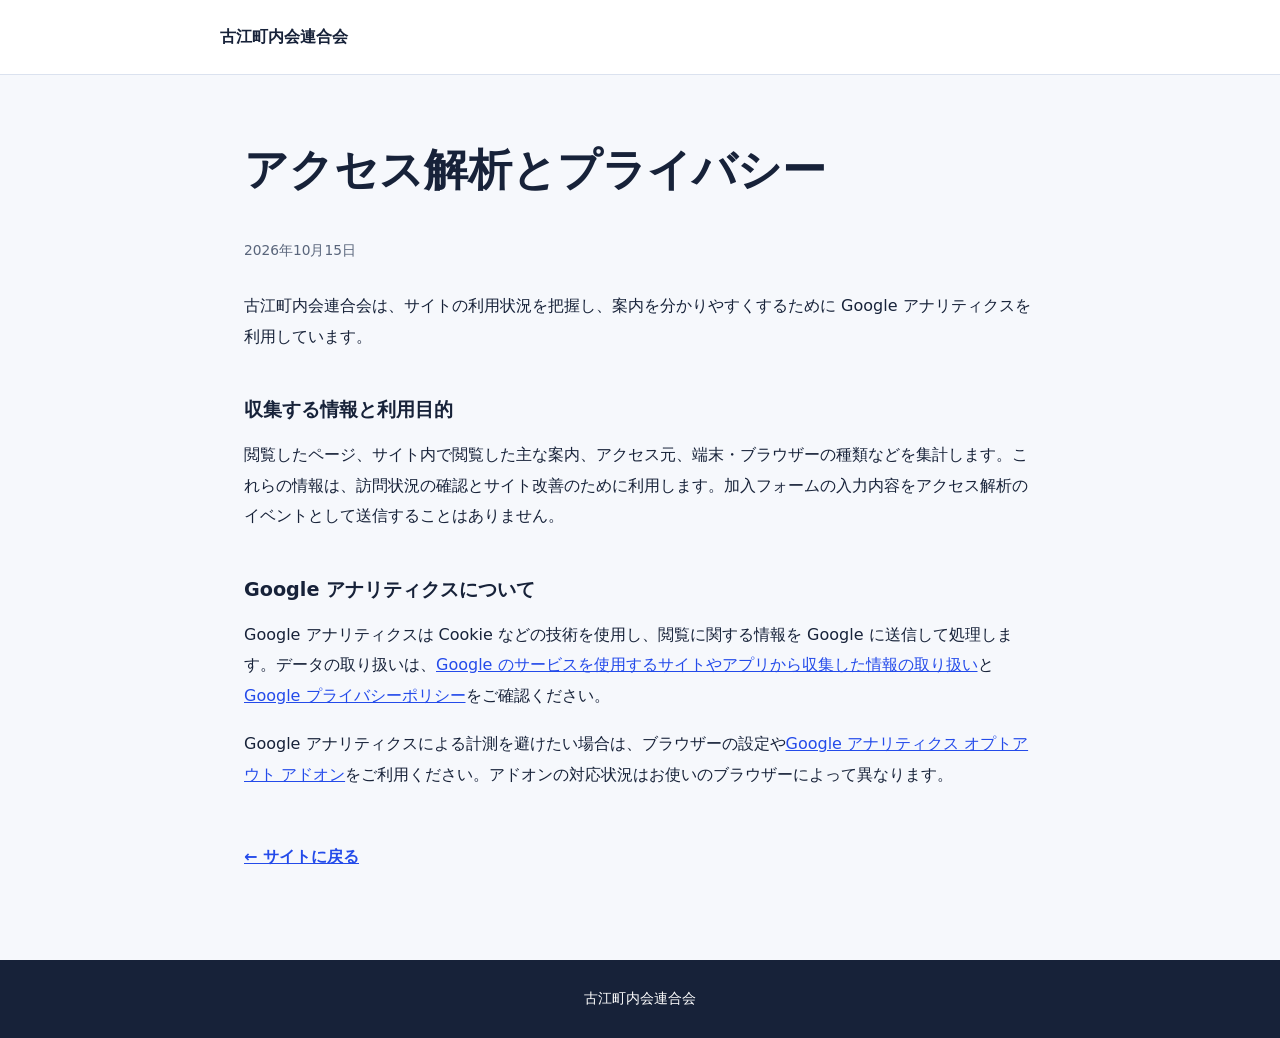
<file: privacy.html>
<!doctype html>
<html lang="ja">
<head>
  <meta charset="utf-8">
  <meta name="viewport" content="width=device-width, initial-scale=1">
  <meta name="robots" content="noindex, nofollow">
  <title>アクセス解析とプライバシー｜古江町内会連合会</title>
  <style>
    :root{color-scheme:light;font-family:system-ui,"Noto Sans JP",sans-serif;color:#172239;background:#f6f8fc}
    *{box-sizing:border-box}body{margin:0;line-height:1.9}a{color:#244bea}a:focus-visible{outline:3px solid #ff663d;outline-offset:4px}
    header{background:#fff;border-bottom:1px solid #dbe2ef;padding:22px max(24px,calc((100vw - 840px)/2))}
    header a{text-decoration:none;font-weight:800;color:#172239}
    main{max-width:840px;margin:auto;padding:64px 24px 88px}h1{font-size:clamp(1.9rem,5vw,2.75rem);line-height:1.4;margin:0 0 36px}h2{font-size:1.2rem;margin:40px 0 12px}p{margin:0 0 18px}
    .updated{font-size:.86rem;color:#59657b;margin-bottom:28px}.back{display:inline-block;margin-top:34px;font-weight:700}
    footer{background:#172239;color:#fff;padding:26px 24px;text-align:center;font-size:.85rem}
  </style>
</head>
<body>
  <header><a href="./">古江町内会連合会</a></header>
  <main>
    <h1>アクセス解析とプライバシー</h1>
    <p class="updated">2026年10月15日</p>
    <p>古江町内会連合会は、サイトの利用状況を把握し、案内を分かりやすくするために Google アナリティクスを利用しています。</p>
    <h2>収集する情報と利用目的</h2>
    <p>閲覧したページ、サイト内で閲覧した主な案内、アクセス元、端末・ブラウザーの種類などを集計します。これらの情報は、訪問状況の確認とサイト改善のために利用します。加入フォームの入力内容をアクセス解析のイベントとして送信することはありません。</p>
    <h2>Google アナリティクスについて</h2>
    <p>Google アナリティクスは Cookie などの技術を使用し、閲覧に関する情報を Google に送信して処理します。データの取り扱いは、<a href="https://policies.google.com/technologies/partner-sites?hl=ja">Google のサービスを使用するサイトやアプリから収集した情報の取り扱い</a>と<a href="https://policies.google.com/privacy?hl=ja">Google プライバシーポリシー</a>をご確認ください。</p>
    <p>Google アナリティクスによる計測を避けたい場合は、ブラウザーの設定や<a href="https://tools.google.com/dlpage/gaoptout?hl=ja">Google アナリティクス オプトアウト アドオン</a>をご利用ください。アドオンの対応状況はお使いのブラウザーによって異なります。</p>
    <a class="back" href="./">← サイトに戻る</a>
  </main>
  <footer>古江町内会連合会</footer>
  <script async src="https://www.googletagmanager.com/gtag/js?id=G-ZBJ2Z2RH3M"></script>
  <script>
    window.dataLayer = window.dataLayer || [];
    function gtag(){dataLayer.push(arguments);}
    gtag('js', new Date());
    gtag('config', 'G-ZBJ2Z2RH3M', {
      page_location: window.location.origin + window.location.pathname,
      allow_google_signals: false,
      allow_ad_personalization_signals: false
    });
  </script>
</body>
</html>
</file>
<file: styles.css>
:root{--paper:#fff;--paper-2:#eff3ff;--ink:#19283f;--ink-soft:#4e5c70;--line:#d6dce8;--moss:#244bea;--moss-deep:#172953;--sky:#244bea;--sand:#ffd54a;--card:#fff;--blue:#244bea;--orange:#ff663d;--yellow:#ffd54a;--maxw:1240px;--shadow:none;color-scheme:light}
*{box-sizing:border-box}html{scroll-behavior:smooth;scroll-padding-top:110px}body{margin:0;background:var(--paper);color:var(--ink);font-family:"Noto Sans JP",sans-serif;font-size:1rem;line-height:1.9;-webkit-font-smoothing:antialiased}body,p,figure,h1,h2,h3{margin:0}a{color:inherit}button,a{-webkit-tap-highlight-color:transparent}button{font:inherit}img{display:block;max-width:100%;height:auto}svg{display:block}h1,h2,h3{font-weight:900;line-height:1.4;letter-spacing:-.035em}h2{font-size:clamp(2rem,4vw,3.65rem)}h3{font-size:1.3rem}p{overflow-wrap:anywhere}a:focus-visible,button:focus-visible{outline:3px solid var(--orange);outline-offset:5px}.wrap{width:calc(100% - 96px);max-width:var(--maxw);margin:auto}section{padding:112px 0}.skip-link{position:fixed;left:16px;top:12px;transform:translateY(-160%);background:var(--ink);color:#fff;padding:12px;z-index:300}.skip-link:focus{transform:none}.scroll-progress{position:fixed;left:0;top:0;height:4px;transform:scaleX(0);transform-origin:left;width:100%;background:var(--orange);z-index:200;pointer-events:none}.site-header{height:94px;padding:0 3.5%;display:flex;align-items:center;justify-content:space-between;gap:24px;background:rgba(255,255,255,.96);border-bottom:1px solid var(--line);position:sticky;top:0;z-index:100}.brand{display:flex;align-items:center;gap:12px;text-decoration:none;font-size:1rem;font-weight:900;white-space:nowrap}.brand small{display:block;font:600 .75rem/1.5 "Manrope",sans-serif;letter-spacing:.11em;margin-top:3px}.site-header nav{display:flex;gap:28px;font-size:.875rem;font-weight:700}.site-header nav a{text-decoration:none;position:relative}.site-header nav a:after{content:"";position:absolute;bottom:-5px;left:0;width:100%;height:2px;background:var(--blue);transform:scaleX(0);transform-origin:left;transition:transform .2s}.site-header nav a:hover:after{transform:scaleX(1)}.header-join{display:flex;align-items:center;gap:20px;text-decoration:none;background:var(--yellow);border:1.5px solid var(--ink);border-radius:6px;padding:10px 19px;font-weight:900;font-size:.875rem}.header-join span{font-size:1.4rem}.eyebrow{font:600 .875rem/1.5 "Manrope",sans-serif;letter-spacing:.12em;color:var(--blue);margin-bottom:22px;display:flex;gap:14px;align-items:center}.eyebrow:before{content:"";height:9px;width:9px;border-radius:50%;background:currentColor;flex:none}.eyebrow span{font-family:"Noto Sans JP",sans-serif;letter-spacing:.03em;font-size:.8125rem}.hero{padding:64px 0 24px;overflow:clip}.hero-grid{display:grid;grid-template-columns:47% 53%;align-items:center;min-height:590px}.hero-copy{position:relative;z-index:3;padding-bottom:16px}.hero h1{font-size:clamp(3rem,5.55vw,5.3rem);line-height:1.27;letter-spacing:-.055em;white-space:nowrap}.accent{color:var(--blue)}.hero-description{margin-top:28px;font-size:1rem;font-weight:500;line-height:2}.cta-row{display:flex;align-items:center;flex-wrap:wrap;gap:26px;margin-top:30px}.btn{display:inline-flex;align-items:center;justify-content:space-between;gap:36px;font-size:1rem;font-weight:900;border:1.5px solid var(--ink);border-radius:6px;padding:17px 26px;text-decoration:none;transition:transform .2s,box-shadow .2s;line-height:1.6}.btn-primary{color:#fff;background:var(--blue);border-color:var(--blue)}.btn span{font-size:1.5rem;line-height:1}.btn:hover{transform:translate(-2px,-3px);box-shadow:4px 5px 0 var(--ink)}.btn-ghost{background:transparent}.text-link{font-size:.9375rem;font-weight:700;text-decoration:none;border-bottom:1px solid currentColor;padding-bottom:6px}.text-link span{margin-left:20px}.hero-scene{min-height:580px;position:relative;align-self:stretch;isolation:isolate}.hero-art-layer{position:absolute;width:125%;left:-5%;top:38px;z-index:-1}.hero-art{width:100%;height:auto}.hello-sticker{position:absolute;top:2px;right:0;width:132px;height:132px;border-radius:50%;background:var(--orange);color:var(--ink);display:flex;flex-direction:column;align-items:center;justify-content:center;rotate:12deg;font-size:1.05rem;font-weight:900;line-height:1.55;border:6px solid #fff}.hello-sticker b{font:500 2rem/1 "Manrope",sans-serif}.hero-snapshot{position:absolute;width:224px;right:12%;bottom:4px;background:#fff;border:1px solid var(--ink);padding:9px 9px 10px;rotate:-8deg;box-shadow:7px 9px 0 rgba(25,40,63,.09)}.hero-snapshot img{width:100%;aspect-ratio:1.65;object-fit:cover}.hero-snapshot figcaption{font-size:.8125rem;font-weight:700;line-height:1.5;text-align:center;margin-top:8px}.hero-location{position:absolute;right:-25px;bottom:22px;writing-mode:vertical-rl;font:500 .75rem "Manrope",sans-serif;letter-spacing:.16em}.hero-bottom{display:flex;justify-content:space-between;align-items:center;margin-top:30px;padding-top:18px;border-top:1px solid var(--line);font-size:.8125rem;font-weight:500}.hero-bottom a{text-decoration:none;font:500 .75rem "Manrope",sans-serif;letter-spacing:.09em}.hero-bottom a span{display:inline-block;margin-left:15px;font-size:1.1rem}.ticker{padding:17px 0;background:var(--blue);color:white;overflow:hidden;font:600 2rem/1.2 "Manrope",sans-serif;letter-spacing:.02em}.ticker>div{white-space:nowrap;width:max-content}.ticker span{color:var(--yellow);padding:0 32px}.sec-head{margin-bottom:44px}.sec-head h2{margin-bottom:18px}.lead{font-size:1.05rem;color:var(--ink-soft);max-width:40em;line-height:1.95}.plea-sec{background:#f3f5fa}.plea{max-width:780px;margin:auto;display:flex;flex-direction:column;gap:20px;color:var(--ink-soft);font-size:1rem;line-height:2}.plea-lead{font-size:clamp(1.65rem,3vw,2.5rem);font-weight:900;color:var(--ink);line-height:1.5}.plea b{color:var(--ink)}.plea-sign{align-self:flex-end;font-weight:700;color:var(--blue)}.plea-photos,.kids-real{display:grid;grid-template-columns:1fr 1fr;gap:24px}.plea-photos{margin:20px 0}.plea-photos img,.kids-real img{width:100%;aspect-ratio:3/2;object-fit:cover;border-radius:4px}.rcap{font-size:.875rem;line-height:1.5;margin-top:12px;color:var(--ink-soft)}.hook{background:var(--ink);color:#fff}.hook .eyebrow{color:var(--yellow)}.hook h2{font-size:clamp(2rem,4.5vw,4rem)}.hook h2 em{font-style:normal;color:var(--yellow)}.hook p{max-width:40em;margin-top:26px;color:#d8e1f2}.strike-row{display:flex;flex-wrap:wrap;gap:12px;margin-top:30px}.chip{font-size:.9375rem;font-weight:500;border:1px solid #65728b;padding:9px 18px;border-radius:50px}.cards{display:grid;grid-template-columns:1fr 1fr;gap:24px}.card{padding:34px;background:#f0f4ff;display:flex;flex-direction:column;gap:16px;border:1px solid var(--line);border-radius:8px}.card:nth-child(2){background:#fff1df}.card:nth-child(3){background:#fff0e9}.card:nth-child(4){background:#edf5ed}.card .ic{width:80px;height:80px;object-fit:contain}.card p{font-size:1rem;color:var(--ink-soft)}.card .tag{font-size:.875rem;font-weight:700;margin-top:auto;color:var(--blue)}.card.wide{grid-column:1/-1;flex-direction:row;gap:24px;align-items:center;background:#fff;border:0;border-top:1px solid var(--line);padding:30px 0 0}.card.wide .ic{width:52px;flex:none}.card.wide .txt{display:grid;gap:10px}.festival-sec{padding:0}.festival{position:relative;overflow:hidden;background:var(--ink)}.festival img{width:100%;height:520px;object-fit:cover}.festival figcaption{padding:18px 24px;background:var(--ink);color:#fff;font-weight:700}.festival-sec>.wrap{max-width:none;width:100%}.plan-sec{background:var(--yellow)}.plan{max-width:620px;margin:auto;background:#fff;border:2px solid var(--ink);border-radius:10px;box-shadow:10px 10px 0 var(--ink)}.plan-top{padding:32px;border-bottom:1px dashed var(--ink);text-align:center}.plan-name{font-size:.9375rem;font-weight:700}.price{display:flex;align-items:baseline;justify-content:center;gap:10px;line-height:1.3}.price .num{font:700 7rem/1.3 "Manrope",sans-serif;letter-spacing:-.07em}.price .yen{font:600 2.5rem "Manrope",sans-serif}.price .per{font-size:1.1rem;font-weight:700}.price-note{font-size:.875rem;color:var(--ink-soft)}.plan-list{list-style:none;margin:0;padding:22px 36px}.plan-list li{display:flex;gap:14px;padding:13px 0;border-bottom:1px solid var(--line)}.plan-list li:last-child{border:0}.plan-list .ck{flex:none;margin-top:4px;color:var(--blue)}.plan-list span{display:block;font-size:.875rem;color:var(--ink-soft)}.plan-foot{padding:0 36px 36px}.plan-foot .btn{width:100%}.towns{display:grid;grid-template-columns:repeat(6,minmax(0,1fr));gap:16px}.town{border-top:2px solid var(--ink);padding:24px 12px;text-align:center}.town .roof{width:100px;margin:0 auto 18px}.town h3{font-size:1.2rem}.town p{font:500 .8125rem "Manrope",sans-serif;letter-spacing:.08em;margin-top:8px;color:var(--ink-soft)}.town .kidbadge{font-family:inherit;font-size:.875rem;letter-spacing:0;color:var(--blue);margin-top:12px}.renkei{text-align:center;margin-top:30px;font-size:.9375rem;color:var(--ink-soft)}.kids-sec{background:#eef3ff}.kids-grid{display:grid;grid-template-columns:1fr 1fr;gap:24px}.kcard{padding:32px;background:#fff;border:1px solid var(--line);border-radius:8px;display:flex;flex-direction:column;gap:16px}.kcard .ic{width:48px;height:48px}.kcard p{font-size:1rem;color:var(--ink-soft)}.sport-imgs{display:grid;grid-template-columns:1fr 1fr;gap:16px;margin-top:12px}.sport-imgs img{width:100%;aspect-ratio:1.4;object-fit:cover;border-radius:4px}.sport-imgs figcaption{font-size:.875rem;font-weight:700;margin-top:8px}.kids-real{margin-top:32px}.kids-note{margin-top:32px;padding:22px;background:#fff;border-left:4px solid var(--blue);font-size:1rem}.friends-sec{padding:0}.friends-sec .wrap{width:100%;max-width:none}.friends{position:relative;overflow:hidden}.friends img{width:100%;max-height:650px;aspect-ratio:2.5;object-fit:cover;object-position:center 40%}.friends .rcap{margin:0;padding:20px 48px;color:var(--ink);font-weight:700}.join-sec{background:var(--blue);color:#fff}.join-sec .eyebrow{color:var(--yellow)}.join-sec .lead{color:#e8ecff;margin-top:22px}.join-grid{display:grid;grid-template-columns:1fr 280px;gap:60px;margin-top:44px;max-width:940px}.steps{display:flex;flex-direction:column;gap:26px}.step{display:flex;gap:24px}.step .n{font:600 2rem "Manrope",sans-serif;color:var(--yellow);flex:none;border-bottom:1px solid #8093ff;width:44px;align-self:flex-start}.step h3{font-size:1.2rem;margin-bottom:5px}.step p{font-size:.9375rem;color:#e4eaff}.qr-card{background:#fff;color:var(--ink);padding:25px;border:2px solid var(--ink);border-radius:6px;rotate:3deg;align-self:center;text-align:center}.qr-img{width:180px;height:180px;margin:auto}.qcap{font-weight:700;margin-top:10px}.qsub{font-size:.8125rem;color:var(--ink-soft)}.join-sec .btn-primary{background:var(--yellow);color:var(--ink);border-color:var(--ink)}footer{padding:38px 0;background:var(--ink);color:#fff}footer .logo{font-size:1.15rem;font-weight:900}footer p{font-size:.875rem;margin-top:12px;color:#cbd4e7}footer .demo-note{font-size:.8125rem;color:#cbd4e7;margin-top:22px}
@media(min-width:1600px){.hero-art-layer{width:122%;left:-3%}.hero-scene{min-height:620px}}
@media(max-width:1050px){.wrap{width:calc(100% - 64px)}.site-header nav{gap:20px}.site-header nav a:first-child{display:none}.hero-grid{grid-template-columns:49% 51%;min-height:520px}.hero h1{font-size:5.7vw}.hero-scene{min-height:520px}.hero-art-layer{top:65px}.hello-sticker{width:108px;height:108px;font-size:.875rem}.hero-snapshot{width:190px;right:6%}.hero-description{font-size:.9375rem}.cta-row{gap:18px}.hero .btn{padding:16px 20px;gap:18px}.towns{gap:10px}.town{padding:24px 3px}.town h3{font-size:1.05rem}}
@media(max-width:760px){html{scroll-padding-top:85px}.wrap{width:calc(100% - 40px)}section{padding:76px 0}.site-header{height:76px;padding:0 20px;gap:12px}.brand{font-size:.875rem;gap:8px}.brand small{font-size:.625rem;letter-spacing:.07em}.site-header nav{display:none}.header-join{padding:8px 11px;font-size:.8125rem;gap:8px}.header-join span{font-size:1.1rem}.hero{padding:36px 0 20px}.hero-grid{display:block;min-height:0}.hero-copy{padding-bottom:0}.hero .eyebrow{font-size:.8125rem;margin-bottom:20px}.hero .eyebrow span{font-size:.75rem}.hero h1{font-size:clamp(2.4rem,9.7vw,4.4rem)}.hero-description{font-size:1rem;margin-top:22px}.hero .cta-row{margin-top:25px;gap:22px}.hero .btn{padding:16px 20px;gap:24px}.hero-scene{min-height:390px;margin-top:15px}.hero-art-layer{width:110%;left:-5%;top:5px}.hello-sticker{top:-24px;right:3px;width:104px;height:104px;z-index:1}.hero-snapshot{width:172px;bottom:0;right:10%;rotate:-7deg}.hero-location{right:0;bottom:5px;font-size:.6875rem}.hero-bottom{margin-top:32px;gap:14px}.hero-bottom>span{font-size:.75rem;max-width:11em}.hero-bottom a{font-size:.6875rem}.ticker{font-size:1.5rem;padding:15px 0}.ticker span{padding:0 22px}h2{font-size:clamp(1.85rem,7.3vw,2.8rem)}h3{font-size:1.25rem}.sec-head{margin-bottom:30px}.eyebrow{font-size:.875rem;margin-bottom:16px}.cards,.kids-grid{grid-template-columns:1fr}.card,.kcard{padding:28px}.card.wide{align-items:flex-start}.card.wide .ic{width:36px}.plea-photos,.kids-real{gap:14px}.plea-lead{font-size:1.8rem}.plea p{line-height:1.95}.hook h2{font-size:2rem}.chip{font-size:.875rem;padding:7px 13px}.festival img{height:360px}.price .num{font-size:6rem}.plan-top{padding:28px 20px}.plan-list{padding:16px 24px}.plan-foot{padding:8px 24px 26px}.plan{box-shadow:6px 6px 0 var(--ink)}.towns{grid-template-columns:repeat(2,1fr);gap:16px}.town:last-child{grid-column:1/-1}.town h3{font-size:1.2rem}.town .roof{width:85px}.renkei{text-align:left}.sport-imgs{gap:12px}.kids-note{padding:20px}.friends img{aspect-ratio:1.45;max-height:none}.friends .rcap{padding:20px;font-size:.875rem}.join-grid{grid-template-columns:1fr;gap:36px}.qr-card{display:none}.join-sec .cta-row{margin-top:28px!important}.join-sec .btn{width:100%;justify-content:space-between}.step{gap:18px}.step h3{font-size:1.125rem}footer{padding:34px 0}footer p{line-height:1.9}}
@media(min-width:540px) and (max-width:760px){.hero-scene{min-height:500px}.hero-art-layer{top:0}.hero-snapshot{width:210px}.hello-sticker{width:126px;height:126px;font-size:1rem}}
@media(max-width:370px){.site-header{padding:0 14px}.brand small{display:none}.hero .cta-row{gap:16px}.hero .btn{gap:12px;padding:15px 17px}.text-link{font-size:.875rem}.hero-scene{min-height:340px}.hello-sticker{width:90px;height:90px;font-size:.8125rem}.hero-snapshot{width:150px}.hero-description br{display:none}}
@media(prefers-reduced-motion:reduce){html{scroll-behavior:auto}*,*:before,*:after{animation:none!important;transition:none!important}[data-parallax],[data-marquee]{transform:none!important}.scroll-progress{display:none}}
.about-grid{display:grid;grid-template-columns:39% 1fr;gap:7%}.about-sub{font-size:1.2rem;font-weight:700;line-height:1.8;margin-top:26px}.about-note{display:inline-block;margin-top:60px;border-left:3px solid var(--orange);padding-left:18px;font-size:.9375rem;color:var(--ink-soft)}.about-body .plea-photos{margin:0 0 55px;align-items:start;gap:24px}.photo-card:nth-child(2){margin-top:48px}.photo-window{position:relative;overflow:hidden;aspect-ratio:4/5;border-radius:4px}.photo-window img{position:absolute;width:100%;height:calc(100% + 100px);max-width:none;top:-50px;object-fit:cover;border-radius:0}.about-text{display:grid;gap:22px}.about-text p{line-height:2}.about-text .plea-sign{text-align:right;margin-top:6px}.hook-grid{display:grid;grid-template-columns:1.35fr 1fr;gap:9%;align-items:center}.hook h2{font-size:clamp(2rem,3.4vw,3.1rem)}.hook-body p{margin-top:0;line-height:2}.merit-head{display:flex;justify-content:space-between;align-items:flex-end;gap:32px}.merit-head .lead{padding-bottom:18px}.card-top{display:flex;gap:18px;align-items:center;margin-bottom:12px}.card-number{font:500 3.6rem/1 "Manrope",sans-serif;letter-spacing:-.04em;color:var(--blue)}.card-label{font-size:.875rem;font-weight:700}.card-symbol{font:500 3.5rem/1 "Manrope",sans-serif;margin-left:auto;color:var(--blue);rotate:8deg}.card:nth-child(2) .card-number,.card:nth-child(2) .card-symbol{color:#9c5600}.card:nth-child(3) .card-number,.card:nth-child(3) .card-symbol{color:#bd3c1b}.card:nth-child(4) .card-number,.card:nth-child(4) .card-symbol{color:#2d6941}.card h3{font-size:1.65rem;line-height:1.5}.card .tag{font:500 .75rem/1.5 "Manrope",sans-serif;letter-spacing:.06em;padding-top:12px}.card p{max-width:31em}.merit-foot{display:flex;gap:22px;align-items:center;margin-top:34px;border-top:1px solid var(--line);padding-top:28px}.merit-foot>span{font:400 2.5rem "Manrope",sans-serif;color:var(--blue)}.merit-foot p{font-size:1rem}.merit-foot .text-link{margin-left:auto;white-space:nowrap}.festival-window{position:relative;height:560px;overflow:hidden}.festival-window img{position:absolute;top:-80px;width:100%;height:calc(100% + 160px);object-position:center 45%}.festival-window:after{content:"";position:absolute;inset:0;background:linear-gradient(90deg,rgba(10,20,40,.8),rgba(10,20,40,.03));pointer-events:none}.festival-caption{position:absolute;left:max(48px,calc((100vw - 1240px)/2));top:50%;translate:0 -55%;color:#fff;max-width:calc(100% - 60px)}.festival-caption>span{font:500 .875rem "Manrope",sans-serif;letter-spacing:.12em;color:var(--yellow)}.festival-caption p{font-size:clamp(2rem,4.2vw,4rem);font-weight:900;line-height:1.5;letter-spacing:-.035em;margin-top:22px}.festival figcaption{position:absolute;bottom:0;right:0;display:flex;gap:60px;align-items:center;background:var(--yellow);color:var(--ink);font-size:1rem;padding:17px 30px}.festival figcaption span{font-size:1.5rem}.fee-grid{display:grid;grid-template-columns:.9fr 1fr;gap:10%;align-items:center}.fee-intro .lead{margin-top:24px;color:var(--ink)}.fee-big-word{font:700 clamp(3rem,5vw,5rem)/1 "Manrope",sans-serif;letter-spacing:-.04em;margin-top:40px;color:#874900}.fee-demo{font-size:.875rem;color:#493e20;margin-top:34px;line-height:1.8}.fee-grid .plan{width:100%;max-width:none}.price .num{font-size:6rem}.towns{gap:22px}.town{text-align:left;padding:22px 0 24px;position:relative}.town-index{display:block;font:500 4.6rem/1 "Manrope",sans-serif;letter-spacing:-.04em;margin-bottom:22px;color:var(--blue)}.town:nth-child(2) .town-index{color:#aa4b09}.town:nth-child(3) .town-index{color:#307342}.town:nth-child(4) .town-index{color:#ad4170}.town:nth-child(5) .town-index{color:#6850bf}.town .kidbadge{display:inline-block;border:1px solid #b9c6fb;padding:4px 9px;background:#f2f5ff;border-radius:3px;font-weight:700}.renkei{text-align:left;border-top:1px solid var(--line);padding-top:24px}.kids-sec .sec-head .lead{max-width:50em}.kids-sec .kcard .ic{color:var(--blue)}.kids-sec .kcard{border-top:4px solid var(--blue)}.kids-real{margin-top:42px}.friends-window{position:relative;overflow:hidden;height:500px}.friends-window img{position:absolute;top:-65px;width:100%;height:calc(100% + 130px);max-height:none;aspect-ratio:auto;object-position:center 35%}.friends .rcap{background:var(--yellow);padding:20px 48px}.join-sec h2{font-size:clamp(2.4rem,5.1vw,4.5rem)}.join-sec .cta-row .btn{min-width:360px;font-size:1.125rem}.qr-card{border-color:#fff;box-shadow:8px 8px 0 #1934a4}.footer-top{display:inline-block;color:#fff;font-size:.875rem;margin-top:26px;text-decoration:none;border-bottom:1px solid #8b99b3;padding-bottom:5px}.footer-top span{margin-left:24px}.hero-tools{display:flex;align-items:center;gap:26px}.motion-toggle{border:0;border-bottom:1px solid var(--line);color:var(--ink-soft);background:transparent;padding:5px 0;cursor:pointer;font-size:.75rem;line-height:1.5}.motion-toggle:hover{color:var(--blue)}[data-parallax]{transform:translate3d(0,var(--motion-y,0px),0)}[data-marquee]{transform:translate3d(var(--motion-x,0px),0,0)}[data-reveal].will-reveal{opacity:0;translate:0 24px;transition:opacity .7s ease,translate .7s cubic-bezier(.2,.7,.2,1)}[data-reveal].is-visible{opacity:1;translate:0 0}.motion-paused [data-parallax],.motion-paused [data-marquee]{transform:none!important}.motion-paused [data-reveal]{opacity:1;translate:none;transition:none}
@media(max-width:1050px){.about-grid{grid-template-columns:37% 1fr;gap:6%}.hook-grid{gap:5%}.fee-grid{gap:6%}.fee-intro h2{font-size:2.8rem}.plan-list{padding:20px 26px}.plan-foot{padding:0 26px 26px}.towns{gap:16px}.hero-tools{gap:16px}.hero-art-layer{top:40px;width:138%;left:-10%}.hero .eyebrow{gap:9px}}
@media(max-width:760px){.brand small{font-size:.75rem;letter-spacing:0}.hero-art-layer{top:5px;width:110%;left:-5%}.about-grid,.hook-grid,.fee-grid{grid-template-columns:1fr;gap:36px}.about-note{margin-top:26px}.about-body .plea-photos{gap:16px;margin:0 0 38px}.photo-card:nth-child(2){margin-top:32px}.photo-window{aspect-ratio:3/4}.about-text{gap:20px}.hook h2{font-size:clamp(1.85rem,6.9vw,2.6rem)}.merit-head{display:block}.merit-head .lead{padding-bottom:0;margin-top:20px}.card h3{font-size:1.5rem}.card-top{gap:16px}.card-number{font-size:3rem}.card-symbol{font-size:3rem}.card .tag{font-size:.75rem}.merit-foot{flex-wrap:wrap;gap:14px}.merit-foot p{font-size:.9375rem;flex:1}.merit-foot .text-link{margin-left:45px}.festival-window{height:430px}.festival-caption{left:24px;top:44%}.festival-caption p{font-size:clamp(1.8rem,7vw,2.8rem);margin-top:18px}.festival-caption>span{font-size:.75rem;letter-spacing:.06em}.festival figcaption{font-size:.875rem;padding:14px 20px;gap:42px}.fee-intro h2{font-size:2.4rem}.fee-big-word{display:none}.fee-demo{margin-top:22px}.fee-grid{gap:30px}.fee-intro .lead{font-size:1rem}.plan-foot{padding:4px 24px 28px}.towns{gap:20px}.town:last-child{grid-column:auto}.town-index{font-size:3.5rem;margin-bottom:14px}.town h3{font-size:1.2rem}.town .kidbadge{font-size:.8125rem;padding:3px 7px}.town p{font-size:.75rem}.friends-window{height:360px}.friends-window img{object-position:center 40%}.friends .rcap{padding:18px 20px;font-size:.875rem}.join-sec h2{font-size:clamp(2.15rem,8vw,3.3rem)}.join-sec .cta-row .btn{min-width:0;font-size:1rem}.hero-bottom{align-items:flex-end}.hero-tools{flex-direction:column;gap:8px;align-items:flex-end}.motion-toggle{font-size:.75rem}.hero-location{font-size:.75rem}.hero-bottom a{font-size:.75rem}.hero-bottom>span{font-size:.8125rem}.hero .eyebrow span{font-size:.75rem}}
@media(max-width:390px){.brand small{display:none}.hero-description br{display:none}.hero h1{font-size:9.6vw}.hero .eyebrow{flex-wrap:wrap;row-gap:6px}.hero-scene{min-height:340px}.hero-snapshot{width:154px}.hero-copy .cta-row{gap:16px}.hero-copy .text-link span{margin-left:10px}}
@media(prefers-reduced-motion:reduce){html{scroll-behavior:auto}*,*:before,*:after{animation:none!important;transition:none!important}[data-parallax],[data-marquee]{transform:none!important}[data-reveal].will-reveal{opacity:1;translate:none}.scroll-progress{display:none}}
@media print{.site-header,.hero-tools,.scroll-progress,.ticker,.hello-sticker,.footer-top{display:none!important}section{padding:30px 0}a{color:inherit}.wrap{width:100%}[data-reveal].will-reveal{opacity:1;translate:none}[data-parallax]{transform:none}.hero-grid{display:block}.hero-scene{min-height:400px}.hero-art-layer{width:80%;left:10%;top:0}.hero-snapshot{display:none}.fee-grid,.about-grid{display:block}.qr-card{display:block;rotate:none}.plan{break-inside:avoid;box-shadow:none}}

.header-join .header-join-label{font-size:inherit;line-height:1.45}
@media(min-width:761px){.header-join-label br{display:none}}
@media(max-width:390px){.site-header{gap:8px}.brand{font-size:.8125rem}.header-join{gap:6px}.header-join .header-join-label{font-size:.75rem}}

/* The supplied spring photograph is the hero; keep the cherry tree and tram fully visible. */
.hero-scene.hero-scene--photo{display:flex;flex-direction:column;justify-content:center;min-height:0;padding:48px 0 34px 30px}
.hero-photo-layer{position:relative;width:100%;margin:0}
.hero-photo{display:block;width:100%;height:auto;aspect-ratio:4/3;border-radius:8px}
.hero-photo-layer figcaption{display:flex;justify-content:space-between;flex-wrap:wrap;gap:6px 16px;margin-top:14px;font-size:.875rem;font-weight:700;line-height:1.6}
.hero-photo-layer figcaption span{align-self:center;font:500 .75rem/1.5 "Manrope",sans-serif;letter-spacing:.07em;color:var(--ink-soft)}
.hero-scene--photo .hello-sticker{top:2px;right:-12px;z-index:1}
@media(max-width:1050px){.hero-scene.hero-scene--photo{padding-left:22px}.hero-scene--photo .hello-sticker{right:-5px;top:25px}}
@media(max-width:760px){.hero-scene.hero-scene--photo{margin-top:38px;padding:34px 0 24px}.hero-photo{border-radius:6px}.hero-photo-layer figcaption{margin-top:12px;font-size:.8125rem}.hero-scene--photo .hello-sticker{top:-34px;right:0}}
@media print{.hero-scene.hero-scene--photo{padding:20px 0}.hero-photo-layer{max-width:650px;margin:auto}}

.event-photos{display:grid;grid-template-columns:repeat(2,minmax(0,1fr));gap:18px;align-items:start;margin-top:12px}
.event-photos figure{min-width:0;margin:0}
.event-photos img{display:block;width:100%;height:auto;aspect-ratio:4/3;object-fit:cover;object-position:center;border-radius:6px}
.event-photos figcaption{margin-top:10px;font-size:.875rem;font-weight:700;line-height:1.6;color:var(--ink)}
@media(max-width:560px){.event-photos{grid-template-columns:1fr;gap:24px}.event-photos figcaption{margin-top:8px}}
</file>
<file: editorial.css>
/* Editorial direction: strong typography, open space and layered local photographs. */
:root{--paper:#fcfcfc;--paper-2:#f0f2f5;--ink:#171b20;--ink-soft:#515b65;--line:#d4d8df;--blue:#2149ed;--moss:#2149ed;--moss-deep:#172339;--yellow:#e7ef5a;--orange:#2149ed;--maxw:1400px;--font-latin:"Manrope",sans-serif;--font-ja:"Noto Sans JP",sans-serif}
html{scroll-padding-top:105px}
body{font-family:var(--font-ja);font-weight:400;line-height:2;letter-spacing:.02em;overflow-wrap:normal}
p{overflow-wrap:normal;word-break:normal;line-break:strict;text-wrap:pretty}
.phrase{display:inline-block;vertical-align:top;white-space:nowrap;max-width:100%}
.heading-line{display:block;white-space:nowrap}
h1,h2,h3{font-family:var(--font-ja);font-weight:800;letter-spacing:-.055em;line-height:1.45;text-wrap:balance}
h2{font-size:clamp(2rem,4.25vw,4.2rem)}
.wrap{width:calc(100% - 112px)}
section{padding:140px 0}
section>.wrap{position:relative;z-index:1}
::selection{background:var(--blue);color:white}
.site-header{height:88px;padding:0 40px;background:rgba(252,252,252,.92);backdrop-filter:blur(16px);border-color:rgba(23,27,32,.14)}
.brand{font-size:.95rem;font-weight:800;letter-spacing:-.03em}
.brand small{font-family:var(--font-latin);font-size:.6875rem;font-weight:600;letter-spacing:.1em}
.site-header nav{gap:32px;font-size:.8125rem}
.header-join{background:var(--ink);color:white;border-color:var(--ink);border-radius:0;padding:12px 18px;font-weight:700;font-size:.8125rem}
.header-join>span:last-child{color:var(--yellow);font-size:1.5rem}
.eyebrow{font-family:var(--font-latin);font-size:.75rem;font-weight:700;letter-spacing:.13em;color:var(--blue);margin-bottom:30px}
.eyebrow:before{display:none}
.eyebrow span{font-family:var(--font-ja);font-size:.75rem;font-weight:500}
.hero{position:relative;isolation:isolate;padding:96px 0 24px;overflow:clip;background:#fcfcfc}
.hero:before{content:"";position:absolute;left:56px;right:56px;top:0;bottom:0;border-left:1px solid rgba(23,27,32,.055);border-right:1px solid rgba(23,27,32,.055);pointer-events:none}
.hero-grid{grid-template-columns:49% 51%;min-height:600px;align-items:center}
.hero-copy{padding:0 0 20px;z-index:2}
.hero h1{font-size:clamp(2rem,3.8vw,3.8rem);line-height:1.25;font-weight:900;letter-spacing:-.075em}
.hero-title-top{display:block}
.hero h1 .accent{display:block;font-size:clamp(5rem,9vw,9rem);line-height:1.27;letter-spacing:-.085em;margin-left:-.065em;margin-top:7px;color:var(--blue)}
.hero-description{margin-top:32px;font-size:1rem;font-weight:500;line-height:2.15;letter-spacing:.025em;max-width:29em}
.hero-word{position:absolute;left:2%;bottom:-.21em;z-index:0;font:800 clamp(11rem,27vw,30rem)/1 var(--font-latin);letter-spacing:-.085em;color:transparent;-webkit-text-stroke:1px rgba(33,73,237,.13);white-space:nowrap;pointer-events:none;text-wrap:nowrap}
.cta-row{gap:24px;margin-top:36px}
.btn{border-radius:0;font-weight:700;font-size:.9375rem;padding:19px 25px;gap:32px;border-width:1px;transition:background .25s,color .25s,transform .3s,box-shadow .3s}
.btn:hover{transform:translateY(-4px);box-shadow:0 16px 30px -20px rgba(20,35,80,.65)}
.btn-primary:hover{background:var(--ink);border-color:var(--ink);color:white}
.btn span{transition:transform .3s;font-size:1.4rem}
.btn:hover span{transform:translate(3px,-3px)}
.text-link{font-size:.875rem;font-weight:600;padding-bottom:8px}
.hero-scene.hero-scene--photo{padding:36px 0 56px 28px;justify-content:center;perspective:1400px;position:relative;z-index:1}
.hero-photo-layer{padding:12px 12px 18px;background:white;border:1px solid #dde1e8;transform:perspective(1400px) translate3d(0,var(--motion-y,0px),0) rotateX(var(--tilt-x,3deg)) rotateY(var(--tilt-y,-8deg)) rotateZ(-2deg);box-shadow:18px 28px 0 -10px #e2e7f1,0 45px 65px -38px rgba(18,30,58,.55);transform-origin:50% 55%;transition:box-shadow .4s}
.hero-photo{border-radius:0;aspect-ratio:4/3;object-fit:contain}
.hero-photo-layer figcaption{margin:16px 4px 0;font-size:.8125rem;font-weight:500;line-height:1.6;letter-spacing:.015em}
.hero-photo-layer figcaption span{font:600 .625rem/1.5 var(--font-latin);letter-spacing:.09em}
.hero-scene--photo .hello-sticker{top:-8px;right:8px;width:138px;height:94px;border:1px solid var(--ink);border-radius:0;background:var(--yellow);color:var(--ink);rotate:7deg;box-shadow:5px 6px 0 rgba(23,27,32,.12);font-size:.9rem;line-height:1.6;z-index:2}
.hello-sticker b{position:absolute;right:10px;bottom:7px;font:500 1.4rem/1 var(--font-latin)}
.hero-bottom{margin-top:58px;padding-top:20px;font-size:.8125rem;gap:20px;position:relative;z-index:2}
.hero-bottom a,.motion-toggle{font-size:.6875rem;font-family:var(--font-latin)}
.motion-toggle{font-family:var(--font-ja);font-size:.75rem}
.ticker{padding:22px 0;background:var(--ink);font:500 clamp(1.2rem,2.1vw,2rem)/1.2 var(--font-latin);letter-spacing:-.025em}
.ticker span{font-size:1.25rem;padding:0 35px;color:var(--yellow)}
.plea-sec{background:var(--paper)}
.about-grid{grid-template-columns:40% 1fr;gap:8%;align-items:start}
.about-heading{position:sticky;top:144px}
.about-sub{font-size:1.25rem;font-weight:500;line-height:1.8;margin-top:28px}
.about-note{border-left:1px solid var(--blue);font-size:.875rem;line-height:1.9;margin-top:48px;padding-left:18px}
.about-body .plea-photos{gap:22px;margin-bottom:48px}
.photo-card{background:#fff;position:relative}
.photo-card:nth-child(1){rotate:-3deg;z-index:2;box-shadow:0 20px 35px -30px rgba(0,0,0,.5)}
.photo-card:nth-child(2){margin-top:70px;rotate:4deg;z-index:1}
.photo-window{border-radius:0;aspect-ratio:4/5}
.photo-window img{border-radius:0;height:calc(100% + 130px);top:-65px}
.rcap{font-size:.8125rem;letter-spacing:.01em}
.about-text{gap:26px;font-size:1rem}
.about-text p{line-height:2.1}
.hook{background:#171d27;position:relative;overflow:clip}
.hook-grid{grid-template-columns:1.2fr 1fr;gap:9%;position:relative;z-index:1}
.hook h2{font-size:clamp(2rem,3.2vw,3.4rem);line-height:1.6}
.hook h2 em{color:var(--yellow);font-weight:700}
.hook-body p{font-size:1rem;line-height:2.15;max-width:30em;color:#e0e4ec;letter-spacing:.025em}
.section-word{position:absolute;left:-.025em;bottom:-.13em;font:800 clamp(7rem,20vw,22rem)/1 var(--font-latin);letter-spacing:-.065em;color:transparent;-webkit-text-stroke:1px rgba(255,255,255,.12);white-space:nowrap;pointer-events:none;z-index:0}
.strike-row{gap:9px;margin-top:30px}
.chip{border-radius:0;border-color:#505763;font-size:.8125rem;padding:7px 13px;color:#e4e9f3}
.merit-head{margin-bottom:66px}
.merit-head .lead{font-size:1rem;line-height:2}
.cards{gap:0 56px}
.card,.card:nth-child(n){background:transparent;border:0;border-top:1px solid var(--ink);border-radius:0;padding:30px 0 48px;gap:20px;transition:transform .45s cubic-bezier(.2,.7,.2,1)}
.card:nth-child(even){margin-top:75px}
.card-top{margin-bottom:10px}
.card-number,.card:nth-child(n) .card-number{font:500 5rem/1 var(--font-latin);color:var(--blue);letter-spacing:-.07em}
.card-label{font-size:.8125rem;font-weight:600}
.card-symbol,.card:nth-child(n) .card-symbol{font:400 2.6rem/1 var(--font-latin);color:var(--ink);rotate:0}
.card h3{font-size:clamp(1.5rem,2.25vw,2.2rem);font-weight:800;line-height:1.6}
.card p{max-width:32em;font-size:1rem;line-height:2.1}
.card .tag{font:600 .625rem/1.5 var(--font-latin);letter-spacing:.08em;color:var(--ink-soft)}
.merit-foot{margin-top:12px;padding-top:28px;gap:24px}
.merit-foot>span{font-family:var(--font-latin)}
.merit-foot p{font-size:.9375rem}
.festival-window{height:620px}
.festival-window img{top:-110px;height:calc(100% + 220px);object-fit:cover}
.festival-window:after{background:linear-gradient(90deg,rgba(9,18,25,.76),rgba(9,18,25,.08))}
.festival-caption{left:max(56px,calc((100vw - 1400px)/2));translate:0 -50%}
.festival-caption>span{font:600 .75rem var(--font-latin);letter-spacing:.1em}
.festival-caption p{font-size:clamp(2rem,4.6vw,4.7rem);font-weight:800;letter-spacing:-.05em;line-height:1.6}
.festival figcaption{background:var(--paper);font-size:.875rem;gap:60px;padding:20px 30px}
.festival-events{display:flex;justify-content:flex-end;padding:24px max(24px,calc((100vw - 1400px)/2));background:var(--paper)}
.festival-events .text-link{display:inline-flex;align-items:center;gap:32px;min-height:44px;color:var(--blue)}
.festival-events .text-link span{margin-left:0;font-size:1.4rem}
.plan-sec{background:#edf0f5}
.fee-grid{grid-template-columns:1fr 1fr;gap:10%;align-items:start}
.fee-intro{position:sticky;top:140px}
.fee-intro h2{font-size:clamp(2rem,3.8vw,3.8rem)}
.fee-intro .lead{font-size:1rem;margin-top:32px;line-height:2.1}
.fee-big-word{font:700 clamp(4rem,6.4vw,6.6rem)/.96 var(--font-latin);letter-spacing:-.075em;color:transparent;-webkit-text-stroke:1px #a1aab9;margin-top:60px}
.fee-demo{font-size:.8125rem;line-height:1.9;color:var(--ink-soft);margin-top:36px}
.plan{border:1px solid var(--ink);border-radius:0;box-shadow:14px 16px 0 #dce2ed,0 28px 50px -40px rgba(0,0,0,.35)}
.plan-top{padding:30px 24px;border-bottom:1px solid var(--line)}
.plan-name{font-weight:600;font-size:.875rem}
.price .num{font:600 7.5rem/1.25 var(--font-latin);letter-spacing:-.085em;color:var(--blue)}
.price .yen{font:500 2.4rem var(--font-latin)}
.price-note{font-size:.8125rem}
.plan-list{padding:22px 30px}
.plan-list li{padding:15px 0;gap:14px;line-height:1.75}
.plan-list b{font-size:.9375rem;font-weight:600}
.plan-list span{font-size:.8125rem;margin-top:3px}
.plan-list span.phrase{display:inline-block;margin-top:0}
.plan-foot{padding:0 30px 30px}
.towns{gap:22px}
.town{padding:24px 0 30px;border-top:1px solid var(--ink)}
.town-index,.town:nth-child(n) .town-index{font:500 5rem/1 var(--font-latin);letter-spacing:-.065em;color:#bec5d0;margin-bottom:28px}
.town h3{font-size:1.4rem;letter-spacing:-.025em}
.town p{font-family:var(--font-latin);font-size:.625rem;letter-spacing:.09em}
.town .kidbadge{border-radius:0;background:transparent;border-color:#bbc8f4;font-size:.75rem;font-family:var(--font-ja);font-weight:500;color:var(--blue)}
.town .kidbadge--none{border-color:var(--line);color:var(--ink-soft)}
.renkei{font-size:.9375rem;line-height:2.1;margin-top:24px}
.kids-sec{background:#eff2f6}
.kids-sec .sec-head{margin-bottom:70px}
.kids-sec .sec-head .lead{max-width:48em;line-height:2.1;font-size:1rem;margin-top:30px!important}
.kids-grid{grid-template-columns:1fr;gap:68px}
.kids-sec .kcard{display:grid;grid-template-columns:.78fr 1.22fr;gap:18px 6%;padding:28px 0 0;background:transparent;border:0;border-top:1px solid #a8b1c0;border-radius:0;align-content:start}
.kcard .ic{display:none}
.kcard h3{grid-column:1;grid-row:1;font-size:clamp(1.3rem,2vw,1.85rem);line-height:1.65;letter-spacing:-.04em}
.kcard p{grid-column:1;grid-row:2;font-size:1rem;line-height:2.1;align-self:start}
.kcard .event-photos,.kcard .sport-media{grid-column:2;grid-row:1 / span 3;align-self:start}
.event-photos,.sport-imgs{display:grid;grid-template-columns:repeat(2,minmax(0,1fr));gap:18px;margin:0;align-items:start}
.event-photos img,.sport-imgs img{width:100%;height:auto;aspect-ratio:4/3;object-fit:cover;object-position:center;border-radius:0;box-shadow:0 15px 25px -22px rgba(17,29,57,.4)}
.event-photos figure,.sport-imgs figure{margin:0;min-width:0}
.event-photos figcaption,.sport-imgs figcaption{font-size:.8125rem;font-weight:500;margin-top:13px;line-height:1.7}
.sport-imgs figcaption span{font-size:.72rem;color:var(--ink-soft)}
.sport-socials{display:grid;grid-template-columns:repeat(2,minmax(0,1fr));gap:18px;margin-top:17px}
.sport-social{display:flex;align-items:center;justify-content:space-between;gap:10px;min-width:0;padding:12px;background:#fff;border:1px solid #cbd5e6;color:var(--ink);text-decoration:none;transition:transform .25s ease,box-shadow .25s ease,border-color .25s ease}
.sport-social:hover,.sport-social:focus-visible{transform:translateY(-4px);box-shadow:0 12px 22px rgba(24,47,93,.1);border-color:var(--blue)}
.sport-social>span{display:flex;flex-direction:column;gap:5px;min-width:0;line-height:1.5}
.sport-social small{font:700 .625rem/1.5 var(--font-latin);letter-spacing:.11em;color:var(--blue)}
.sport-social strong{font-size:.9rem;line-height:1.55}
.sport-social>span>span{font-size:.75rem;color:var(--ink-soft)}
.sport-social img{width:76px;height:76px;flex:none;object-fit:contain}
.kids-real{margin-top:72px;gap:30px}
.kids-real img{aspect-ratio:4/3;border-radius:0}
.kids-note{background:transparent;border-left:1px solid var(--blue);padding:0 0 0 24px;margin-top:36px;font-size:.9375rem;line-height:2.1}
.friends-window{height:560px}
.friends-window img{top:-85px;height:calc(100% + 170px);object-fit:cover;object-position:center 38%}
.friends .rcap{background:var(--paper);color:var(--ink);padding:24px 56px;font-size:.9375rem;font-weight:500}
.join-sec{background:var(--blue);position:relative;overflow:clip}
.join-sec h2{font-size:clamp(2.4rem,5.6vw,5.4rem);font-weight:800}
.join-sec .lead{font-size:1rem;max-width:40em;line-height:2.1;margin-top:32px}
.join-grid{grid-template-columns:1fr 260px;gap:12%;max-width:1050px;margin-top:60px}
.steps{gap:26px}
.step{gap:24px;padding:0 0 24px;border-bottom:1px solid rgba(255,255,255,.25)}
.step .n{font:500 2rem/1.4 var(--font-latin);border:0;color:var(--yellow);width:36px}
.step h3{font-size:1.0625rem;font-weight:600;margin-bottom:10px;letter-spacing:-.02em}
.step p{font-size:.875rem;line-height:2}
.qr-card{border:0;border-radius:0;rotate:4deg;padding:26px;box-shadow:12px 16px 0 rgba(12,27,102,.4)}
.qr-img{max-width:100%;width:180px;height:auto}
.qcap{font-size:.9375rem;font-weight:600}
.qsub{font-size:.75rem}
.join-sec .cta-row .btn{min-width:340px;font-size:1rem;background:var(--yellow);border-color:var(--yellow);color:var(--ink)}
.join-sec .cta-row .btn:hover{background:white;border-color:white}
footer{padding:54px 0;background:#171b20}
footer .logo{font-size:1.1rem;font-weight:700;letter-spacing:-.025em}
footer p{font-size:.8125rem;line-height:2.1}
footer .demo-note{font-size:.75rem}
.footer-privacy{display:inline-block;color:#fff;font-size:.8125rem;margin:22px 24px 0 0;text-decoration:underline;text-underline-offset:4px}
.footer-privacy:hover{color:#ffe184}
.footer-top{font-size:.8125rem;font-weight:500}
[data-reveal].will-reveal{translate:0 42px;transition:opacity .8s ease,translate .9s cubic-bezier(.16,1,.3,1)}
[data-reveal].is-visible{translate:0 0}
.motion-paused .hero-photo-layer{transform:none!important}
.motion-paused .hero-word,.motion-paused .section-word{transform:none!important}
@media(hover:hover) and (prefers-reduced-motion:no-preference){.card:hover{transform:translateY(-7px)}.event-photos figure,.sport-imgs figure{transition:transform .4s}.event-photos figure:hover,.sport-imgs figure:hover{transform:translateY(-5px)}}
@media(max-width:1100px){
  .wrap{width:calc(100% - 72px)}.site-header{padding:0 32px}.site-header nav{gap:22px}
  .hero{padding-top:72px}.hero-grid{min-height:510px}.hero-copy .btn{font-size:.875rem;padding:17px 18px;gap:18px}
  .hero-copy .cta-row{gap:22px}.hero-description{font-size:.9375rem}.hero .eyebrow{flex-wrap:wrap;gap:8px 16px}
  .hero-scene.hero-scene--photo{padding-left:20px}.hero-scene--photo .hello-sticker{top:18px;right:0;width:118px;height:88px;font-size:.8125rem}
  .about-grid{grid-template-columns:38% 1fr;gap:7%}.about-sub{font-size:1.0625rem}
  .hook-grid{gap:6%}.cards{gap:0 36px}.card:nth-child(even){margin-top:60px}.card-number{font-size:4rem}
  .fee-grid{gap:8%}.plan-list{padding:20px 25px}.plan-foot{padding:0 25px 25px}
  .kids-sec .kcard{grid-template-columns:1fr;gap:18px}.kcard .event-photos,.kcard .sport-media{grid-column:1;grid-row:3;margin-top:12px}.kcard p{max-width:44em}
  .event-photos,.sport-imgs,.sport-socials{gap:24px}.town h3{font-size:1.15rem}.town-index{font-size:4rem}
}
@media(max-width:760px){
  html{scroll-padding-top:92px}.wrap{width:calc(100% - 40px)}section{padding:84px 0}
  .site-header{height:76px;padding:0 20px;gap:12px}.brand{font-size:.8125rem}.brand small{font-size:.625rem;letter-spacing:.035em}.site-header nav{display:none}
  .header-join{font-size:.6875rem;padding:9px 10px;gap:9px}.header-join .header-join-label{font-size:.6875rem;line-height:1.55}
  .header-join>span:last-child{font-size:1.15rem}.hero{padding:45px 0 22px}.hero:before{left:20px;right:20px}
  .hero-grid{display:block;min-height:0}.hero-copy{padding:0}.hero .eyebrow{font-size:.6875rem;margin-bottom:27px;gap:10px}.hero .eyebrow span{font-size:.6875rem}
  .hero h1{font-size:clamp(1.7rem,7.3vw,3.2rem);letter-spacing:-.055em;line-height:1.3}
  .hero h1 .accent{font-size:clamp(4.3rem,17.8vw,8rem);line-height:1.2;margin-top:8px;letter-spacing:-.085em}
  .hero-description{font-size:.9375rem;margin-top:27px;line-height:2.15;max-width:35em}.hero-description br{display:none}
  .hero .cta-row{margin-top:25px;gap:22px}.hero-copy .btn{font-size:.875rem;gap:20px;padding:15px 17px}.hero-copy .text-link{font-size:.8125rem}
  .hero-scene.hero-scene--photo{margin:58px 0 0;padding:0 8px 24px 0;min-height:0}
  .hero-photo-layer{padding:7px 7px 13px;transform:translate3d(0,var(--motion-y,0px),0) rotate(-2deg);box-shadow:12px 16px 0 -6px #dfe5ef,0 24px 38px -28px rgba(17,28,50,.45)}
  .hero-photo-layer figcaption{font-size:.6875rem;margin:11px 4px 0;gap:6px 10px}.hero-photo-layer figcaption span{font-size:.5625rem}
  .hero-scene--photo .hello-sticker{top:-37px;right:-3px;width:118px;height:78px;font-size:.75rem;border-width:1px;rotate:5deg}
  .hello-sticker b{font-size:1.1rem;right:8px;bottom:7px}.hero-word{font-size:31vw;bottom:-.08em}
  .hero-bottom{margin-top:21px;padding-top:15px;gap:14px}.hero-bottom>span{font-size:.6875rem;max-width:12em}.hero-bottom a{font-size:.625rem;letter-spacing:.035em}.hero-tools{gap:8px}.motion-toggle{font-size:.6875rem}
  .ticker{font-size:1.2rem;padding:20px 0}.ticker span{padding:0 22px;font-size:.875rem}
  h2,.fee-intro h2,.hook h2{font-size:clamp(1.5rem,6.4vw,3rem);line-height:1.6;letter-spacing:-.04em}
  .eyebrow{font-size:.6875rem;margin-bottom:22px}.sec-head{margin-bottom:35px}.lead{font-size:.9375rem}
  .about-grid,.hook-grid,.fee-grid{grid-template-columns:1fr;gap:42px}.about-heading,.fee-intro{position:static}.about-sub{font-size:1.0625rem;margin-top:25px}.about-note{font-size:.8125rem;margin-top:25px}
  .about-body .plea-photos{gap:18px;margin:12px 3px 40px}.photo-card:nth-child(2){margin-top:40px}.photo-window{aspect-ratio:3/4}.rcap{font-size:.75rem}
  .about-text{font-size:.9375rem;gap:22px}.about-text p{line-height:2.15}.hook-body p{font-size:.9375rem;max-width:none}.hook-grid{gap:30px}.section-word{font-size:28vw;bottom:-.01em}
  .strike-row{gap:8px;margin-top:23px}.chip{font-size:.75rem;padding:6px 10px}.merit-head .lead{font-size:.9375rem;margin-top:24px}
  .cards{grid-template-columns:1fr;gap:12px}.card,.card:nth-child(n){margin-top:0;padding:27px 0 36px;gap:18px}.card-top{gap:20px;margin:0}
  .card-number,.card:nth-child(n) .card-number{font-size:3.6rem}.card-symbol,.card:nth-child(n) .card-symbol{font-size:2rem}.card-label{font-size:.75rem}
  .card h3{font-size:clamp(1.3rem,5.3vw,2rem);line-height:1.6}.card p{font-size:.9375rem;line-height:2.15}.card .tag{font-size:.5625rem;letter-spacing:.07em}
  .merit-foot{gap:14px;margin-top:0}.merit-foot p{font-size:.875rem}.merit-foot .text-link{margin-left:40px;font-size:.8125rem}
  .festival-window{height:460px}.festival-caption{left:24px;top:43%;max-width:calc(100% - 48px)}.festival-caption>span{font-size:.625rem}
  .festival-caption p{font-size:clamp(1.35rem,5.65vw,2.65rem);letter-spacing:-.045em;line-height:1.7;margin-top:24px}
  .festival figcaption{font-size:.75rem;padding:16px 24px;gap:40px}
  .fee-grid{gap:36px}.fee-intro .lead{font-size:.9375rem;margin-top:24px}.fee-demo{font-size:.75rem;margin-top:24px}.fee-big-word{display:none}
  .plan{box-shadow:7px 8px 0 #d8deea;margin-right:7px;width:calc(100% - 7px)!important}.price .num{font-size:6.5rem}.plan-top{padding:25px 16px}.plan-list{padding:16px 22px}.plan-list li{gap:12px}.plan-list b{font-size:.875rem}.plan-list span{font-size:.75rem}.plan-foot{padding:0 22px 26px}.plan-foot .btn{font-size:.875rem}
  .towns{grid-template-columns:repeat(2,minmax(0,1fr));gap:20px}.town{padding:20px 0 25px}.town-index,.town:nth-child(n) .town-index{font-size:3.6rem;margin-bottom:19px}.town h3{font-size:1.1rem}.town p{font-size:.5625rem}.town .kidbadge{font-size:.6875rem}.renkei{font-size:.875rem}
  .kids-sec .sec-head{margin-bottom:45px}.kids-sec .sec-head .lead{font-size:.9375rem;line-height:2.15;margin-top:25px!important}
  .kids-grid{gap:46px}.kids-sec .kcard{padding-top:24px;gap:18px}.kcard h3{font-size:1.15rem;letter-spacing:-.035em}.kcard p{font-size:.9375rem;line-height:2.15}
  .event-photos,.sport-imgs{grid-template-columns:repeat(2,minmax(0,1fr));gap:14px}.event-photos figcaption,.sport-imgs figcaption{font-size:.75rem;margin-top:10px;letter-spacing:0}.sport-socials{grid-template-columns:1fr;gap:12px;margin-top:16px}.sport-social{padding:14px 16px;gap:14px}
  .kids-real{gap:14px;margin-top:46px}.kids-real .rcap{font-size:.6875rem}.kids-note{padding-left:16px;font-size:.875rem;margin-top:30px}
  .friends-window{height:350px}.friends .rcap{padding:18px 20px;font-size:.8125rem}
  .join-sec h2{font-size:clamp(1.6rem,7.1vw,3.3rem);line-height:1.6}.join-sec .lead{font-size:.9375rem;margin-top:24px}
  .join-grid{grid-template-columns:1fr;margin-top:38px;gap:30px}.step{gap:17px;padding-bottom:20px}.step .n{font-size:1.7rem;width:29px}.step>div{min-width:0;flex:1}.step h3{font-size:1rem}.step p{font-size:.875rem}.qr-card{display:none}
  .join-sec .cta-row .btn{min-width:0;width:100%;font-size:.9375rem;padding:18px 20px}.join-sec .section-word{font-size:29vw}
  footer{padding:38px 0}footer .logo{font-size:1rem}footer p{font-size:.75rem}footer .demo-note{font-size:.6875rem}.footer-top{font-size:.75rem}
}
@media(max-width:760px){.hero-description,.about-text,.hook-body p,.card p,.kcard p,.kids-sec .sec-head .lead,.fee-intro .lead,.join-sec .lead{font-size:1rem}.card-label{font-size:.875rem}.step p{font-size:.9375rem}}
@media(max-width:370px){.brand small{display:none}.site-header{padding:0 16px}.wrap{width:calc(100% - 36px)}.hero .eyebrow{gap:7px}.hero-copy .cta-row{gap:20px}.hero-copy .btn{padding:14px 15px;font-size:.8125rem}.hero-photo-layer figcaption span{display:none}.plan-list{padding:16px 17px}.plan-list li{gap:9px}.heading-line{letter-spacing:-.055em}}
@media(prefers-reduced-motion:reduce){.hero-photo-layer{transform:none!important;transition:none}.hero-word,.section-word,[data-parallax]{transform:none!important}.photo-card,.qr-card{rotate:0}.card:hover,.event-photos figure:hover,.sport-imgs figure:hover{transform:none}}
@media print{.hero-word,.section-word,.hello-sticker{display:none}.hero-photo-layer{transform:none!important;box-shadow:none}.about-heading,.fee-intro{position:static}.heading-line{white-space:normal}.phrase{white-space:normal}.hook,.join-sec{background:#fff;color:#171b20}.hook p,.join-sec .lead,.step p{color:#171b20}.card:nth-child(n){margin-top:0}.plan{box-shadow:none}.site-header{backdrop-filter:none}}
</file>
<file: support.css>
/* Participation and ELMO Furuta information. */
.support-sec{background:#f0f3f8;overflow:hidden}
.support-intro{display:grid;grid-template-columns:1fr 1fr;gap:7%;align-items:end;margin-bottom:54px}
.support-intro .eyebrow{grid-column:1/-1;margin-bottom:0}
.support-intro .lead{font-size:1.05rem;line-height:2;color:var(--ink-soft);max-width:31em;padding-bottom:8px}
.support-grid{display:grid;grid-template-columns:1.18fr .82fr;gap:20px;align-items:stretch}
.support-main,.support-circular{position:relative;display:flex;flex-direction:column;align-items:flex-start;min-width:0;padding:44px 46px 40px;border-top:4px solid var(--blue)}
.support-main{background:#fff;box-shadow:12px 14px 0 #dce4f0}
.support-circular{background:#dfe7fd}
.support-number{font:500 3.8rem/1 var(--font-latin);letter-spacing:-.08em;color:var(--blue);margin-bottom:36px}
.support-grid h3{font-size:clamp(1.35rem,2.1vw,2rem);line-height:1.55;margin-bottom:23px}
.support-grid p{font-size:.9875rem;line-height:2;color:var(--ink-soft);max-width:37em;margin-bottom:18px}
.support-grid .text-link{margin-top:auto;padding-top:22px}
.support-grid .support-note{font-size:.75rem;line-height:1.8;margin:20px 0 0;color:#5f6975}
.elmo-panel{display:grid;grid-template-columns:.9fr 1.1fr;gap:38px 7%;align-items:start;margin-top:100px;padding-top:42px;border-top:1px solid #cbd3df}
.elmo-intro .eyebrow{margin-bottom:21px}
.elmo-intro h3{font-size:clamp(1.4rem,2.1vw,2rem);margin-bottom:17px}
.elmo-intro p:last-child{color:var(--ink-soft);font-size:.9375rem;line-height:2}
.elmo-network{position:relative;overflow:hidden;min-height:258px;padding:26px 30px 22px;background:#e1e9fa;border:1px solid #c6d4f2}
.elmo-network:before{content:"";position:absolute;width:280px;height:280px;border:1px solid rgba(36,75,234,.2);border-radius:50%;right:-35px;top:-64px;pointer-events:none}
.elmo-network-title{position:relative;font-size:1.1rem;font-weight:800;line-height:1.5;margin-bottom:18px}
.elmo-network-groups{position:relative;display:flex;flex-wrap:wrap;gap:7px}
.elmo-network-groups span{background:#fff;border:1px solid #b7c6eb;padding:5px 10px;font-size:.75rem;font-weight:700;line-height:1.5}
.elmo-network-center{position:relative;display:inline-flex;align-items:baseline;gap:12px;margin:18px 0 13px;padding:8px 16px;background:var(--blue);color:#fff;font-weight:900;font-size:1.2rem;line-height:1.5}
.elmo-network-center span{font:700 .55rem/1.5 var(--font-latin);letter-spacing:.11em}
.elmo-network-areas{position:relative;font-size:.75rem;letter-spacing:.025em;color:#31456d}
.elmo-story,.elmo-links{grid-column:1/-1}
.elmo-story{display:grid;grid-template-columns:1.2fr .8fr;background:#fff;border:1px solid #d6dce6;overflow:hidden}
.elmo-story-images{padding:8px;background:#fff}
.elmo-story-images figure{position:relative;min-width:0;overflow:hidden;background:#e7e8e9}
.elmo-story-images img{width:100%;height:100%;min-height:300px;object-fit:cover}
.elmo-story-images figure:first-child img{object-position:center}
.elmo-story-images figcaption{position:absolute;left:0;right:0;bottom:0;padding:18px 12px 10px;background:linear-gradient(transparent,rgba(10,20,40,.78));color:#fff;font-size:.6875rem;font-weight:700;line-height:1.5}
.elmo-story-copy{display:flex;flex-direction:column;align-items:flex-start;justify-content:center;padding:34px 36px}
.elmo-story-date{font:700 .6875rem/1.5 var(--font-latin);letter-spacing:.1em;color:var(--blue);margin-bottom:15px}
.elmo-story-copy h4{font-size:clamp(1.3rem,2vw,1.8rem);line-height:1.45;letter-spacing:-.04em;margin:0 0 18px}
.elmo-story-copy p{font-size:.875rem;line-height:2;color:var(--ink-soft)}
.elmo-story-copy small{font-size:.6875rem;line-height:1.6;color:#6a7486;margin-top:18px}
.elmo-links{display:grid;grid-template-columns:repeat(2,minmax(0,1fr));gap:16px}
.elmo-link{display:flex;flex-direction:column;align-items:flex-start;min-width:0;min-height:330px;padding:24px;background:#fff;border:1px solid #d6dce6;color:var(--ink);text-decoration:none;transition:transform .25s ease,box-shadow .25s ease,border-color .25s ease}
.elmo-link:hover,.elmo-link:focus-visible{transform:translateY(-5px);box-shadow:0 12px 24px rgba(24,47,93,.12);border-color:var(--blue)}
.elmo-link-copy{display:flex;flex-direction:column;gap:8px;line-height:1.55}
.elmo-link-kicker{font:700 .6875rem/1.5 var(--font-latin);letter-spacing:.1em;color:var(--blue)}
.elmo-link strong{font-size:1.15rem}
.elmo-link-copy>span:last-child{font-size:.75rem;color:var(--ink-soft)}
.elmo-link img{display:block;width:145px;height:145px;object-fit:contain;margin:auto auto 0;background:#fff;image-rendering:auto}
@media(max-width:1050px){.support-main,.support-circular{padding:36px 32px}.elmo-panel{grid-template-columns:1fr;gap:30px}.elmo-story,.elmo-links{grid-column:1}.elmo-links{max-width:650px}.elmo-story{grid-template-columns:1fr}.elmo-story-images img{min-height:250px}}
@media(max-width:760px){.support-intro,.support-grid{grid-template-columns:1fr}.support-intro{gap:18px;margin-bottom:34px}.support-intro .eyebrow{grid-column:auto}.support-intro .lead{font-size:.9375rem;padding-bottom:0}.support-grid{gap:22px}.support-main,.support-circular{padding:30px 26px 32px}.support-main{box-shadow:7px 8px 0 #dce4f0;margin-right:7px}.support-number{font-size:3rem;margin-bottom:22px}.support-grid h3{font-size:1.35rem}.support-grid p{font-size:.9375rem}.elmo-panel{margin-top:72px}.elmo-intro p:last-child{font-size:.9375rem}.elmo-network{padding:24px 22px;min-height:0}.elmo-story-images{gap:5px;padding:5px}.elmo-story-images img{min-height:190px}.elmo-story-images figcaption{font-size:.625rem}.elmo-story-copy{padding:26px 24px 28px}.elmo-links{grid-template-columns:repeat(2,minmax(0,1fr));gap:10px}.elmo-link{min-height:300px;padding:18px 14px}.elmo-link strong{font-size:1rem}.elmo-link img{width:min(130px,100%);height:auto;aspect-ratio:1}}
@media(max-width:430px){.elmo-links{grid-template-columns:1fr}.elmo-link{min-height:0;display:grid;grid-template-columns:1fr 112px;gap:10px;align-items:center}.elmo-link img{width:112px;margin:0}.elmo-link-copy>span:last-child{font-size:.75rem}}
@media(prefers-reduced-motion:reduce){.elmo-link:hover,.elmo-link:focus-visible{transform:none}}
@media print{.support-main{box-shadow:none}.elmo-panel{break-inside:avoid}.elmo-link{break-inside:avoid}}
</file>
